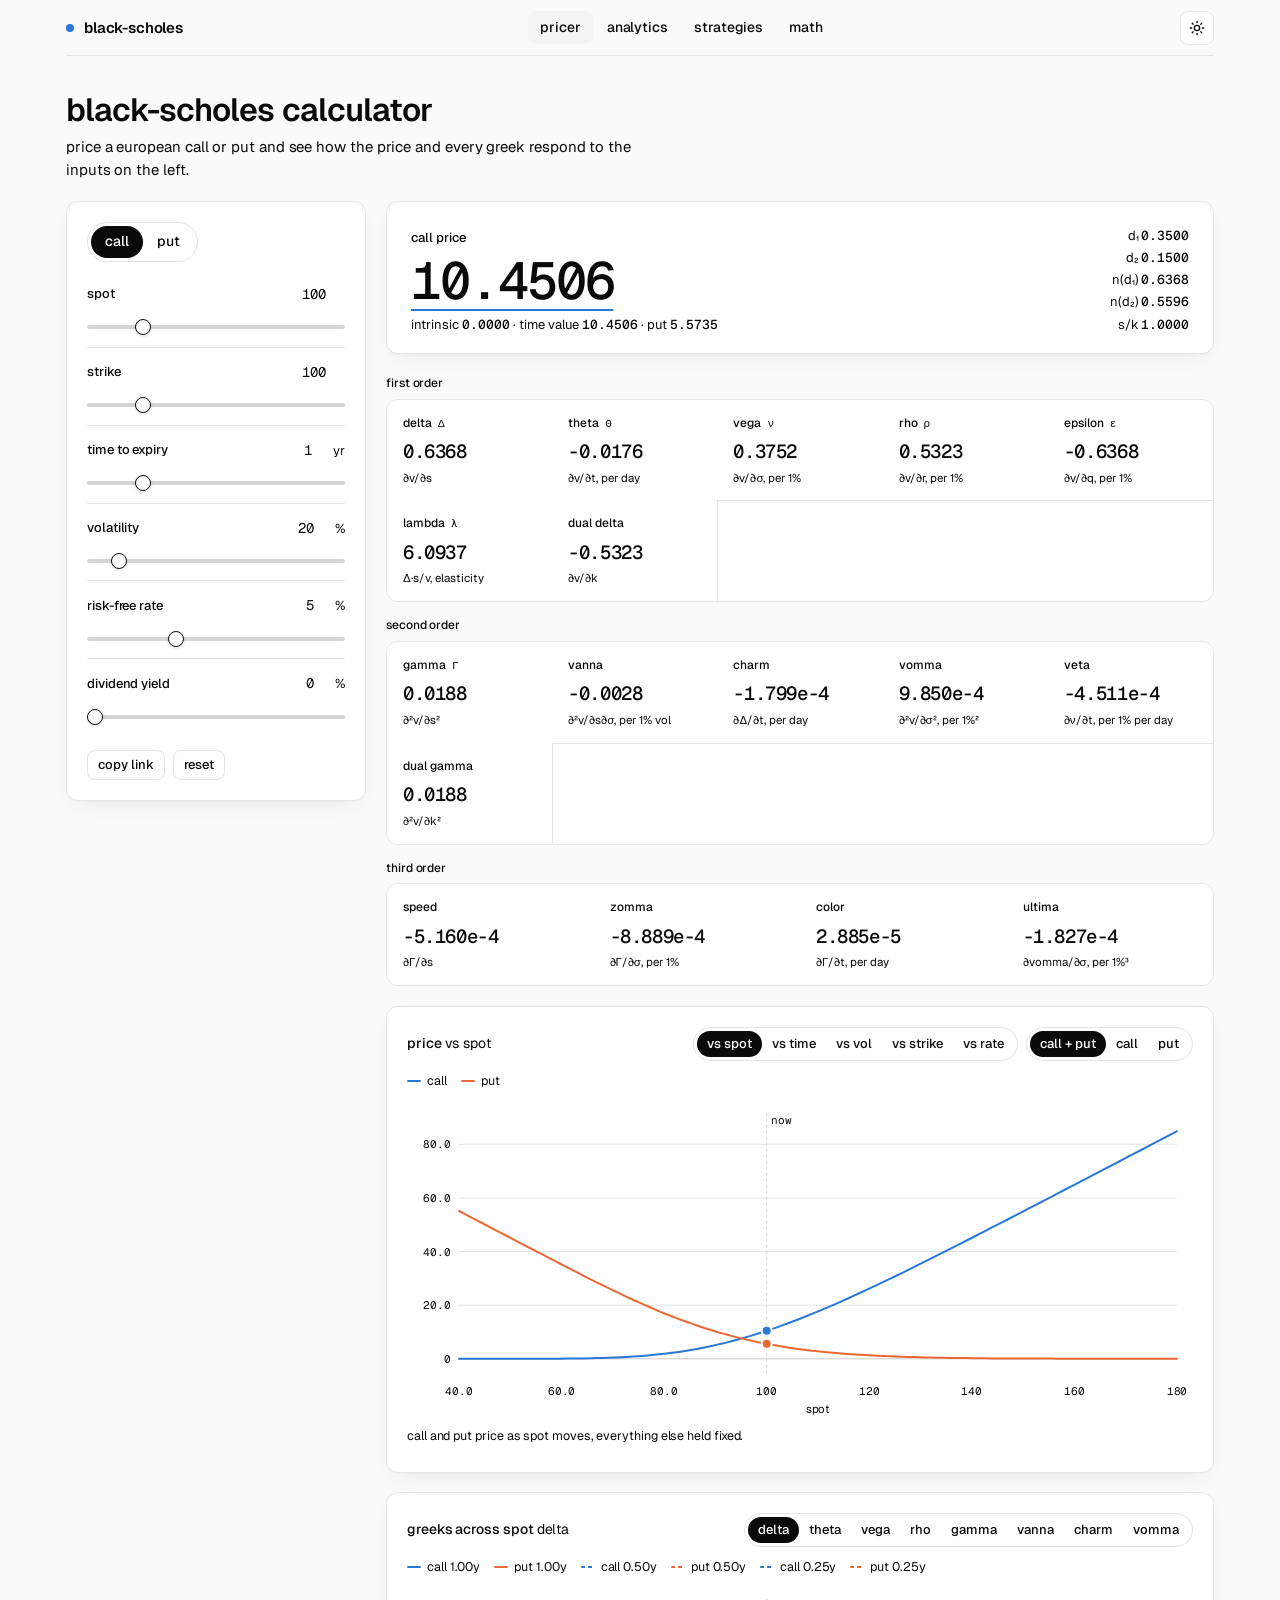
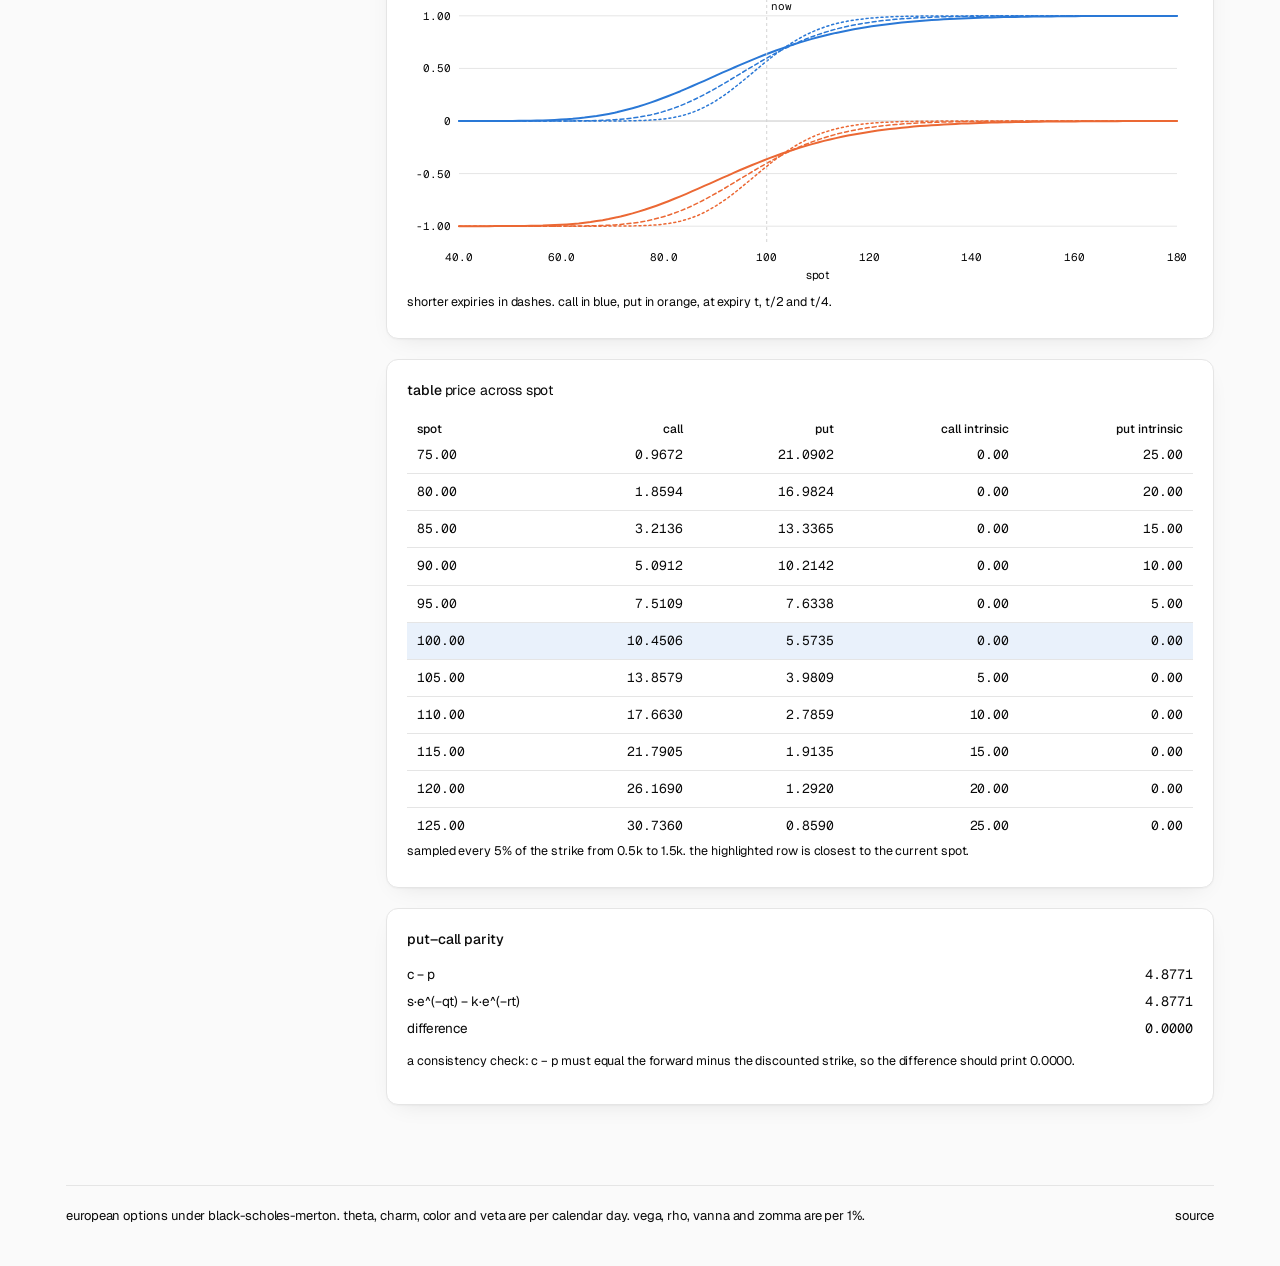
<file: web/index.html>
<!doctype html><html lang="en"><head>
<meta charset="utf-8"><meta name="viewport" content="width=device-width, initial-scale=1">
<title>Black-Scholes</title>
<meta name="description" content="Price European options and see every Greek move as you change the inputs.">
<link rel="icon" href="data:image/svg+xml,<svg xmlns='http://www.w3.org/2000/svg' viewBox='0 0 100 100'><text y='.9em' font-size='90'>σ</text></svg>">
<link rel="preconnect" href="https://fonts.googleapis.com">
<link href="https://fonts.googleapis.com/css2?family=Geist:wght@400;500;600&family=Geist+Mono:wght@400;500&display=swap" rel="stylesheet">
<link rel="stylesheet" href="assets/style.css">
<style>
.hero .pick{background:none;border:0;padding:0;font:inherit;color:inherit;text-align:left;cursor:pointer;border-radius:8px}
.hero .pick[aria-pressed="true"] .value{text-decoration:underline;text-decoration-color:var(--s1);text-decoration-thickness:2px;text-underline-offset:10px}
.hero .side div{margin-top:2px}
.panel-actions{display:flex;gap:8px;margin-top:14px}
.group-title{font-size:12px;color:var(--text-3);font-weight:500;margin:0 0 6px}
.group+.group{margin-top:14px}
.chart-card{padding:20px 20px 14px}
.chart-card .note{margin-top:10px}
</style>
</head><body><div class="wrap">
  <section class="page-head"><h1>Black-Scholes calculator</h1><p>Price a European call or put and see how the price and every Greek respond to the inputs on the left.</p></section>
  <main class="layout">
    <aside class="card pad sticky" id="inputs">
      <div id="kind"></div>
      <div id="fields" style="margin-top:8px"></div>
      <div class="panel-actions"><button class="btn sm" id="share">Copy link</button><button class="btn sm" id="reset">Reset</button></div>
    </aside>
    <div class="stack">
      <section class="card hero">
        <button class="pick" id="pick-price" aria-pressed="true">
          <div class="label" id="price-label">Call price</div>
          <div class="value mono" id="price"></div>
          <div class="sub" id="price-sub"></div>
        </button>
        <div class="side" id="side"></div>
      </section>

      <section id="greeks"></section>

      <section class="card chart-card">
        <div class="card-head">
          <div class="card-title" id="main-title"></div>
          <div style="display:flex;gap:8px;flex-wrap:wrap">
            <div class="seg sm" id="axis" role="group" aria-label="x axis"></div>
            <div class="seg sm" id="overlay" role="group" aria-label="series"></div>
          </div>
        </div>
        <div id="main-chart"></div>
        <p class="note" id="main-note"></p>
      </section>

      <section class="card chart-card">
        <div class="card-head">
          <div class="card-title">Greeks across spot <span id="greek-sub"></span></div>
          <div class="seg sm" id="greek-pick" role="group" aria-label="Greek"></div>
        </div>
        <div id="greek-chart"></div>
        <p class="note">Shorter expiries in dashes. Call in blue, put in orange, at expiry T, T/2 and T/4.</p>
      </section>

      <section class="card chart-card">
        <div class="card-head"><div class="card-title">Table <span id="table-sub"></span></div></div>
        <div class="scroll" id="table"></div>
        <p class="note">Sampled every 5% of the strike from 0.5K to 1.5K. The highlighted row is closest to the current spot.</p>
      </section>

      <section class="card pad">
        <div class="card-head"><div class="card-title">Put–call parity</div></div>
        <dl class="kv" id="parity"></dl>
        <p class="note" style="margin-top:10px">A consistency check: C − P must equal the forward minus the discounted strike, so the difference should print 0.0000.</p>
      </section>
    </div>
  </main>
</div>
<script src="assets/bs.js"></script><script src="assets/chart.js"></script><script src="assets/ui.js"></script>
<script>
UI.nav('index');
const state = UI.loadState();
const view = { metric: 'price', axis: 'S', overlay: 'both', greek: 'delta' };

const AXES = [
  { id: 'S', label: 'vs spot',   word: 'spot',   range: s => [0.4 * s.K, 1.8 * s.K],         fmt: Chart.short },
  { id: 'T', label: 'vs time',   word: 'time',   range: s => [0.01, Math.max(3, s.T)],       fmt: x => Chart.short(x) + 'y' },
  { id: 'v', label: 'vs vol',    word: 'vol',    range: () => [0.02, 1.2],                   fmt: x => UI.pct(x, 0) },
  { id: 'K', label: 'vs strike', word: 'strike', range: s => [0.4 * s.S, 1.8 * s.S],         fmt: Chart.short },
  { id: 'r', label: 'vs rate',   word: 'rate',   range: () => [-0.05, 0.25],                 fmt: x => UI.pct(x, 0) },
];
const OVERLAYS = [['both', 'Call + Put'], ['call', 'Call'], ['put', 'Put']];
const CHART_GREEKS = ['delta', 'theta', 'vega', 'rho', 'gamma', 'vanna', 'charm', 'vomma'];
const DASH = [undefined, '4 3', '2 3'];

const $ = id => document.getElementById(id);
const fmtV = v => Number.isFinite(v) && v !== 0 && Math.abs(v) < 1e-3 ? v.toExponential(3) : UI.fmt(v, 4);
const metricName = id => BS.metricById(id).name;
const valueAt = (o, kind, id) => BS.metric(BS.price(o, kind), id);
const range = (lo, hi, n) => Array.from({ length: n }, (_, i) => lo + (hi - lo) * i / (n - 1));

function seg(el, items, current, onPick) {
  el.innerHTML = items.map(([id, label]) => `<button data-id="${id}" aria-pressed="${id === current}">${label}</button>`).join('');
  el.querySelectorAll('button').forEach(b => b.onclick = () => onPick(b.dataset.id));
}
function syncSeg(el, current) { el.querySelectorAll('button').forEach(b => b.setAttribute('aria-pressed', b.dataset.id === current)); }

function buildGreekTiles() {
  const groups = [[1, 'First order'], [2, 'Second order'], [3, 'Third order']];
  $('greeks').innerHTML = groups.map(([order, title]) => `<div class="group"><p class="group-title">${title}</p><div class="tiles">${
    BS.GREEKS.filter(g => g.order === order).map(g => `<button class="tile" data-id="${g.id}" aria-pressed="false"><div class="k">${g.name}${g.sym ? `<i>${g.sym}</i>` : ''}</div><div class="v mono" id="tile-${g.id}"></div><div class="d">${g.desc}</div></button>`).join('')
  }</div></div>`).join('');
  $('greeks').querySelectorAll('.tile').forEach(t => t.onclick = () => pickMetric(t.dataset.id));
  $('pick-price').onclick = () => pickMetric('price');
}
function pickMetric(id) {
  view.metric = id;
  $('pick-price').setAttribute('aria-pressed', id === 'price');
  $('greeks').querySelectorAll('.tile').forEach(t => t.setAttribute('aria-pressed', t.dataset.id === id));
  render();
}

function chartMain(o) {
  const axis = AXES.find(a => a.id === view.axis), [lo, hi] = axis.range(state);
  const kinds = view.overlay === 'both' ? ['call', 'put'] : [view.overlay];
  const xs = range(lo, hi, 121);
  const series = kinds.map(k => ({ name: k === 'call' ? 'Call' : 'Put', color: Chart.color(k === 'call' ? 0 : 1),
    points: xs.map(x => [x, valueAt({ ...o, [axis.id]: x }, k, view.metric)]) }));
  const cur = o[axis.id];
  const markers = kinds.map(k => ({ x: cur, y: valueAt(o, k, view.metric), color: Chart.color(k === 'call' ? 0 : 1) }));
  Chart.line($('main-chart'), { series, x: { label: axis.word[0].toUpperCase() + axis.word.slice(1), fmt: axis.fmt }, y: { fmt: Chart.short },
    vlines: [{ x: cur, label: 'now' }], markers, legend: true, height: 320 });
  const who = view.overlay === 'both' ? 'Call and put' : view.overlay === 'call' ? 'Call' : 'Put';
  $('main-title').innerHTML = `${metricName(view.metric)} <span>${axis.label}</span>`;
  $('main-note').textContent = `${who} ${metricName(view.metric).toLowerCase()} as ${axis.word} moves, everything else held fixed.`;
}

function chartGreeks(o) {
  const xs = range(0.4 * o.K, 1.8 * o.K, 121), series = [];
  [1, 0.5, 0.25].forEach((f, i) => {
    const T = o.T * f, tag = `${UI.fmt(T, 2)}y`;
    [['call', 'Call'], ['put', 'Put']].forEach(([k, name], j) => series.push({
      name: `${name} ${tag}`, color: Chart.color(j), dash: DASH[i], width: i ? 1.5 : 2,
      points: xs.map(x => [x, valueAt({ ...o, S: x, T }, k, view.greek)]),
    }));
  });
  Chart.line($('greek-chart'), { series, x: { label: 'Spot', fmt: Chart.short }, y: { fmt: Chart.short },
    vlines: [{ x: o.S, label: 'now' }], legend: true, height: 300 });
  $('greek-sub').textContent = metricName(view.greek).toLowerCase();
}

function tableSpot(o) {
  const rows = range(0.5 * o.K, 1.5 * o.K, 21).map(S => ({
    S, call: valueAt({ ...o, S }, 'call', view.metric), put: valueAt({ ...o, S }, 'put', view.metric),
    ci: Math.max(S - o.K, 0), pi: Math.max(o.K - S, 0),
  }));
  const nearest = rows.reduce((a, b) => Math.abs(b.S - o.S) < Math.abs(a.S - o.S) ? b : a);
  const label = view.metric === 'price' ? '' : ' ' + metricName(view.metric).toLowerCase();
  Chart.table($('table'), {
    columns: [{ key: 'S', label: 'Spot', fmt: v => UI.fmt(v, 2) }, { key: 'call', label: 'Call' + label, fmt: fmtV }, { key: 'put', label: 'Put' + label, fmt: fmtV },
      { key: 'ci', label: 'Call intrinsic', fmt: v => UI.fmt(v, 2) }, { key: 'pi', label: 'Put intrinsic', fmt: v => UI.fmt(v, 2) }],
    rows, highlight: r => r === nearest,
  });
  $('table-sub').textContent = `${metricName(view.metric).toLowerCase()} across spot`;
  const hl = $('table').querySelector('tr.hl');
  if (hl) $('table').scrollTop = hl.offsetTop - $('table').clientHeight / 2;
}

function render() {
  const o = UI.inputsOf(state), call = BS.price(o, 'call'), put = BS.price(o, 'put');
  const mine = state.kind === 'call' ? call : put, other = state.kind === 'call' ? put : call;
  const intrinsic = state.kind === 'call' ? Math.max(o.S - o.K, 0) : Math.max(o.K - o.S, 0);
  $('price-label').textContent = state.kind === 'call' ? 'Call price' : 'Put price';
  UI.animateNumber($('price'), mine.price, v => UI.money(v, 4));
  $('price-sub').innerHTML = `intrinsic <b class="mono">${UI.fmt(intrinsic, 4)}</b> · time value <b class="mono">${UI.fmt(mine.price - intrinsic, 4)}</b> · ${state.kind === 'call' ? 'put' : 'call'} <b class="mono">${UI.fmt(other.price, 4)}</b>`;
  $('side').innerHTML = [['d₁', mine.d1], ['d₂', mine.d2], ['N(d₁)', BS.cdf(mine.d1)], ['N(d₂)', BS.cdf(mine.d2)], ['S/K', o.S / o.K]]
    .map(([k, v]) => `<div>${k} <b class="mono">${UI.fmt(v, 4)}</b></div>`).join('');
  for (const g of BS.GREEKS) $('tile-' + g.id).textContent = fmtV(BS.metric(mine, g.id));

  chartMain(o); chartGreeks(o); tableSpot(o);

  const fwd = o.S * Math.exp(-o.q * o.T) - o.K * Math.exp(-o.r * o.T);
  $('parity').innerHTML = [['C − P', call.price - put.price], ['S·e^(−qT) − K·e^(−rT)', fwd], ['Difference', call.price - put.price - fwd]]
    .map(([k, v]) => `<dt>${k}</dt><dd class="mono">${UI.fmt(v, 4)}</dd>`).join('');
  UI.saveState(state);
}

const kindToggle = UI.kindToggle($('kind'), state, render);
const fields = UI.inputs($('fields'), state, render);
$('share').onclick = UI.shareLink;
$('reset').onclick = () => { for (const id in UI.DEFAULTS) fields.set(id, UI.DEFAULTS[id]); state.kind = 'call'; kindToggle.sync(); render(); };
seg($('axis'), AXES.map(a => [a.id, a.label]), view.axis, id => { view.axis = id; syncSeg($('axis'), id); render(); });
seg($('overlay'), OVERLAYS, view.overlay, id => { view.overlay = id; syncSeg($('overlay'), id); render(); });
seg($('greek-pick'), CHART_GREEKS.map(id => [id, metricName(id)]), view.greek, id => { view.greek = id; syncSeg($('greek-pick'), id); render(); });
buildGreekTiles();
render();
const redraw = UI.debounce(() => { const o = UI.inputsOf(state); chartMain(o); chartGreeks(o); }, 80);
addEventListener('resize', redraw);
addEventListener('themechange', redraw);
</script>
</body></html>
</file>
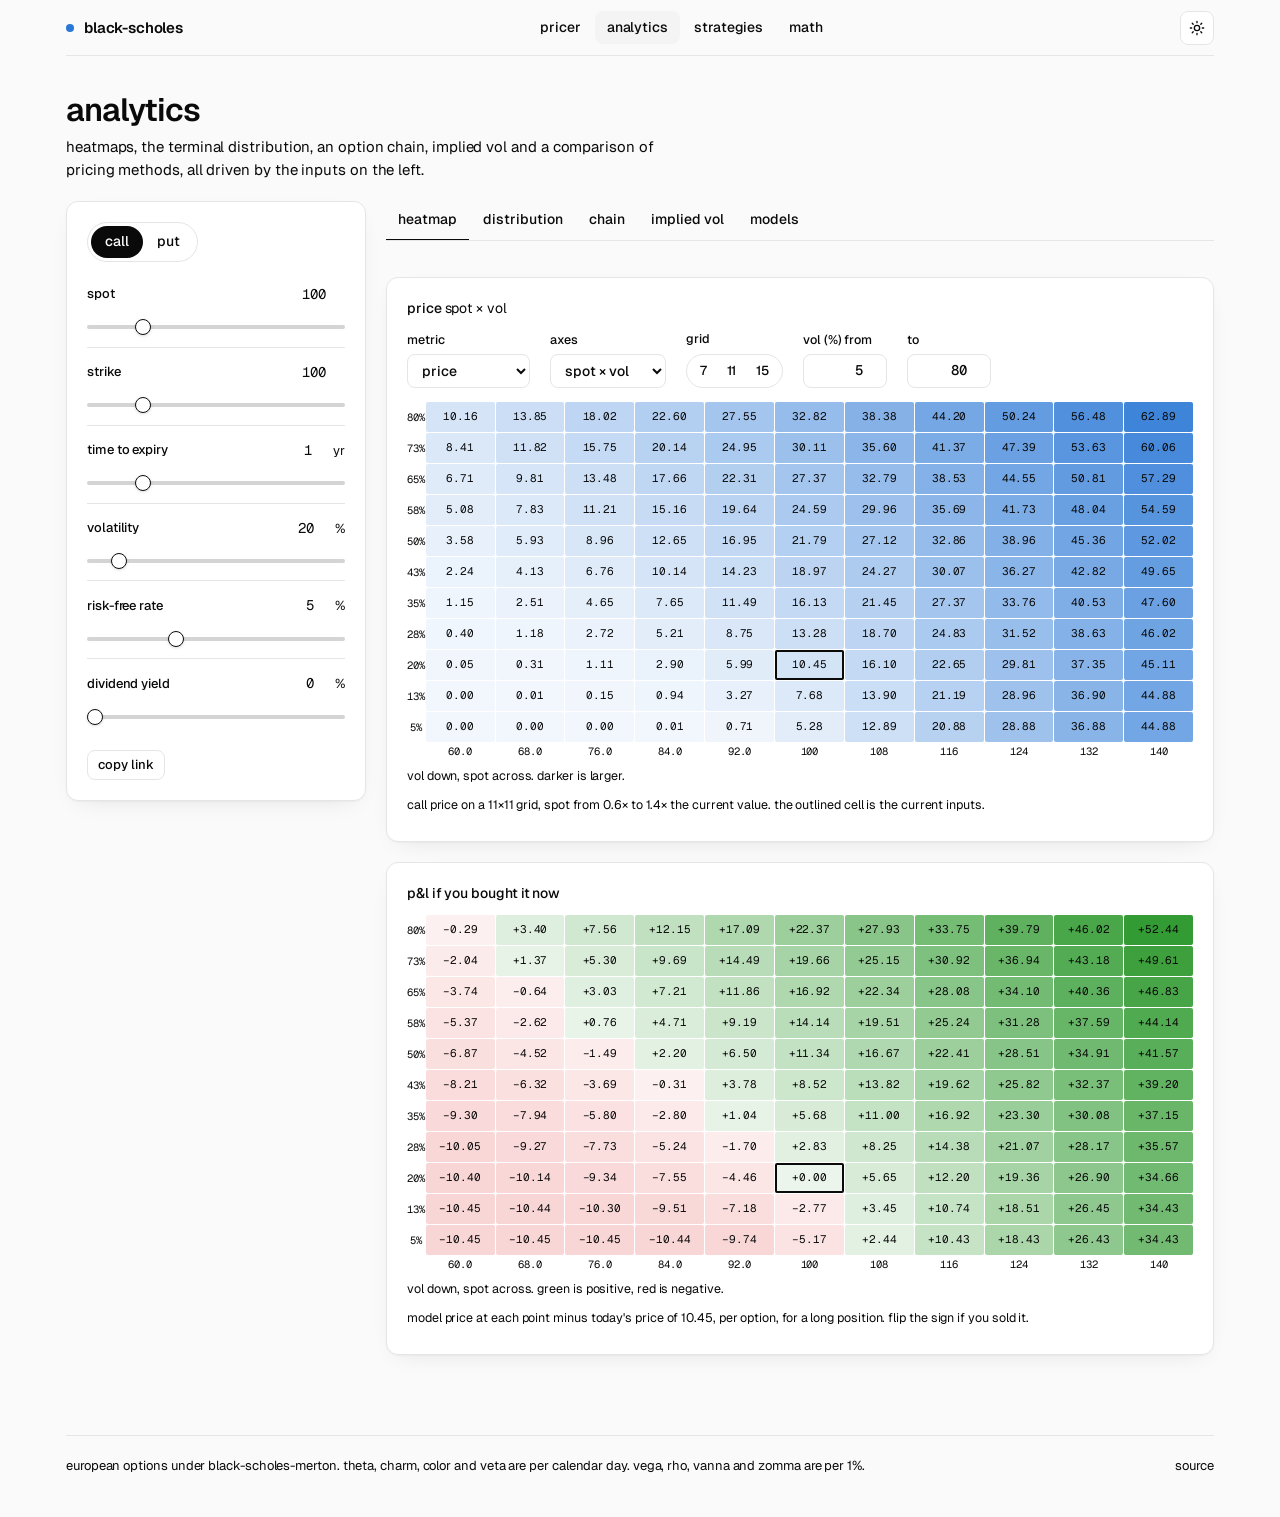
<file: web/analytics.html>
<!doctype html><html lang="en"><head>
<meta charset="utf-8"><meta name="viewport" content="width=device-width, initial-scale=1">
<title>Analytics · Black-Scholes</title>
<meta name="description" content="Heatmaps, the terminal distribution, an option chain, implied vol and a comparison of pricing methods.">
<link rel="icon" href="data:image/svg+xml,<svg xmlns='http://www.w3.org/2000/svg' viewBox='0 0 100 100'><text y='.9em' font-size='90'>σ</text></svg>">
<link rel="preconnect" href="https://fonts.googleapis.com">
<link href="https://fonts.googleapis.com/css2?family=Geist:wght@400;500;600&family=Geist+Mono:wght@400;500&display=swap" rel="stylesheet">
<link rel="stylesheet" href="assets/style.css">
<style>
[hidden]{display:none!important}
.panel-actions{display:flex;gap:8px;margin-top:14px}
.chart-card{padding:20px 20px 14px}
.chart-card .note{margin-top:10px}
.ctl{display:flex;gap:12px 20px;flex-wrap:wrap;align-items:flex-end;margin-bottom:14px}
.ctl label{display:flex;flex-direction:column;gap:5px;font-size:12.5px;color:var(--text-2);font-weight:500;min-width:0}
.ctl label.check{flex-direction:row;align-items:center;font-size:14px;padding-bottom:6px}
.ctl label.range{min-width:180px}
.ctl label.range b{color:var(--text);font-weight:500}
.ctl input[type=number]{width:84px}
.ctl select{max-width:180px}
.paths path{opacity:.35}
.smile{display:grid;grid-template-columns:repeat(auto-fit,minmax(96px,1fr));gap:10px;margin-bottom:14px}
.smile label{display:flex;flex-direction:column;gap:4px;font-size:12px;color:var(--text-2)}
.smile input{width:100%}
.hero .side div{margin-top:2px}
</style>
</head><body><div class="wrap">
  <section class="page-head"><h1>Analytics</h1><p>Heatmaps, the terminal distribution, an option chain, implied vol and a comparison of pricing methods, all driven by the inputs on the left.</p></section>
  <main class="layout">
    <aside class="card pad sticky" id="inputs">
      <div id="kind"></div>
      <div id="fields" style="margin-top:8px"></div>
      <div class="panel-actions"><button class="btn sm" id="share">Copy link</button></div>
    </aside>
    <div class="stack">
      <div class="tabs" id="tabs" role="tablist"></div>

      <div class="stack" data-panel="heat">
        <section class="card chart-card">
          <div class="card-head"><div class="card-title" id="heat-title">Heatmap</div></div>
          <div class="ctl">
            <label>Metric <select id="heat-metric"></select></label>
            <label>Axes <select id="heat-axes"></select></label>
            <label>Grid <span class="seg sm" id="heat-n" role="group" aria-label="Grid size"></span></label>
            <label><span id="heat-ylabel">Vol from</span> <input type="number" id="heat-ymin" step="1"></label>
            <label>to <input type="number" id="heat-ymax" step="1"></label>
          </div>
          <div id="heat1"></div>
          <p class="note" id="heat-note"></p>
        </section>
        <section class="card chart-card">
          <div class="card-head"><div class="card-title">P&amp;L if you bought it now</div></div>
          <div id="heat2"></div>
          <p class="note" id="heat2-note"></p>
        </section>
      </div>

      <div class="stack" data-panel="dist" hidden>
        <section class="card pad" id="dist-empty" hidden><p class="note">The distribution needs time to expiry and volatility above zero.</p></section>
        <div class="stack" id="dist-body">
          <div class="tiles" id="dist-tiles"></div>
          <section class="card chart-card">
            <div class="card-head"><div class="card-title">Where the spot ends up <span>risk-neutral density of S at expiry</span></div></div>
            <div id="dist-pdf"></div>
            <p class="note">Lognormal density implied by the inputs. Shaded bands are the 1σ and 2σ ranges. This is the pricing measure, not a forecast.</p>
          </section>
          <section class="card chart-card">
            <div class="card-head"><div class="card-title">Cumulative <span>P(S at expiry ≤ x)</span></div></div>
            <div id="dist-cdf"></div>
            <dl class="kv" id="dist-kv" style="margin-top:14px"></dl>
          </section>
        </div>
      </div>

      <div class="stack" data-panel="chain" hidden>
        <section class="card chart-card">
          <div class="card-head"><div class="card-title">Option chain <span id="chain-sub"></span></div><div class="seg sm" id="chain-w" role="group" aria-label="Strike range"></div></div>
          <div class="scroll" id="chain-table"></div>
          <p class="note">Strikes every 2.5% of spot. The highlighted row is the strike closest to spot. Theta is per day, vega per 1% of vol. Click a header to sort.</p>
        </section>
        <section class="card chart-card">
          <div class="card-head"><div class="card-title">Delta across strikes</div></div>
          <div id="chain-delta"></div>
          <p class="note">Call delta minus put delta is e^(−qT) at every strike, which is put–call parity in derivative form.</p>
        </section>
      </div>

      <div class="stack" data-panel="iv" hidden>
        <section class="card pad" id="iv-empty" hidden><p class="note">Implied vol needs time to expiry above zero.</p></section>
        <div class="stack" id="iv-body">
          <section class="card chart-card">
            <div class="ctl" style="margin-bottom:0">
              <label>Market price <input type="number" id="iv-market" step="0.01" min="0"></label>
              <button class="btn sm" id="iv-reset" style="margin-bottom:1px">Use model price</button>
            </div>
          </section>
          <section class="card hero">
            <div><div class="label">Implied volatility</div><div class="value mono" id="iv-val">—</div><div class="sub" id="iv-sub"></div></div>
            <div class="side" id="iv-side"></div>
          </section>
          <section class="card pad" id="iv-fail" hidden><p class="note" id="iv-reason"></p></section>
          <section class="card chart-card" id="iv-iter-card">
            <div class="card-head"><div class="card-title">Newton iterations</div></div>
            <div class="scroll" id="iv-iter"></div>
            <p class="note">Each step moves σ by error ÷ vega and falls back to bisection when Newton would leave the bracket.</p>
          </section>
          <section class="card chart-card">
            <div class="card-head"><div class="card-title">Price vs vol</div></div>
            <div id="iv-curve"></div>
            <p class="note">Price rises monotonically with vol, so the market price picks out one vol where the curve crosses it.</p>
          </section>
          <section class="card chart-card">
            <div class="card-head"><div class="card-title">Vol smile <span>implied vol at five strikes</span></div></div>
            <div class="smile" id="smile-inputs"></div>
            <div id="smile-chart"></div>
            <p class="note">Defaults are model prices at 20% vol. A flat line means the market agrees with a single vol. Real markets don't.</p>
          </section>
        </div>
      </div>

      <div class="stack" data-panel="models" hidden>
        <section class="card pad" id="m-empty" hidden><p class="note">The numerical methods need time to expiry and volatility above zero.</p></section>
        <div class="stack" id="m-body">
          <section class="card chart-card">
            <div class="ctl" style="margin-bottom:0">
              <label class="range">Tree steps <b class="mono" id="m-steps-v">200</b><input type="range" id="m-steps" min="10" max="1000" step="10" value="200"></label>
              <label>MC paths <select id="m-npaths"><option value="5000">5k</option><option value="20000" selected>20k</option><option value="100000">100k</option></select></label>
              <label>Seed <input type="number" id="m-seed" value="7" step="1"></label>
              <label class="check"><input type="checkbox" id="m-am"> American exercise (tree)</label>
            </div>
          </section>
          <div class="tiles" id="m-tiles"></div>
          <section class="card chart-card">
            <div class="card-head"><div class="card-title">Binomial convergence</div></div>
            <div id="m-tree"></div>
            <p class="note">CRR price as the step count grows. The even/odd oscillation is real, not a bug: the strike sits at different places in the terminal lattice as the parity of the step count flips.</p>
          </section>
          <section class="card chart-card">
            <div class="card-head"><div class="card-title">Monte Carlo convergence</div></div>
            <div id="m-mc"></div>
            <p class="note">Running estimate from 16 paths on, with a 95% band (±1.96 standard errors). The error shrinks like 1/√n, so ten times more paths buys one more digit, roughly.</p>
          </section>
          <section class="card chart-card">
            <div class="card-head"><div class="card-title">Simulated spot at expiry</div></div>
            <div id="m-hist"></div>
            <p class="note">Histogram of the simulated terminal prices against the lognormal density the closed form assumes.</p>
          </section>
          <section class="card chart-card">
            <div class="card-head"><div class="card-title">Sample paths</div></div>
            <div id="m-paths" class="paths"></div>
            <p class="note">30 paths under the risk-neutral measure, drifting at r − q. These are pricing paths, not forecasts.</p>
          </section>
          <section class="card chart-card">
            <div class="card-head"><div class="card-title">PDE solution vs closed form</div></div>
            <div id="m-pde"></div>
            <p class="note">Crank–Nicolson on a 300×300 grid out to 4× the larger of S and K. Only 0.3K to 2K is shown.</p>
          </section>
        </div>
      </div>
    </div>
  </main>
</div>
<script src="assets/bs.js"></script><script src="assets/chart.js"></script><script src="assets/ui.js"></script>
<script>
UI.nav('analytics');
const state = UI.loadState();
const $ = id => document.getElementById(id);
const range = (lo, hi, n) => Array.from({ length: n }, (_, i) => lo + (hi - lo) * i / (n - 1));
const signed = (v, d) => (v < 0 ? '−' : '+') + UI.fmt(Math.abs(v), d);
const metricName = id => BS.metricById(id).name;

function seg(el, items, current, onPick) {
  el.innerHTML = items.map(([id, label]) => `<button data-id="${id}" aria-pressed="${id === current}">${label}</button>`).join('');
  el.querySelectorAll('button').forEach(b => b.onclick = () => { onPick(b.dataset.id); el.querySelectorAll('button').forEach(x => x.setAttribute('aria-pressed', x === b)); });
}

const TABS = [['heat', 'Heatmap'], ['dist', 'Distribution'], ['chain', 'Chain'], ['iv', 'Implied vol'], ['models', 'Models']];
let tab = 'heat';
try { tab = localStorage.getItem('bs-analytics-tab') || 'heat'; } catch {}
if (!TABS.some(t => t[0] === tab)) tab = 'heat';
$('tabs').innerHTML = TABS.map(t => `<button role="tab" data-tab="${t[0]}">${t[1]}</button>`).join('');
$('tabs').querySelectorAll('button').forEach(b => b.onclick = () => { tab = b.dataset.tab; try { localStorage.setItem('bs-analytics-tab', tab); } catch {} showTab(); });
function showTab() {
  $('tabs').querySelectorAll('button').forEach(b => { b.setAttribute('aria-selected', b.dataset.tab === tab); if (b.dataset.tab === tab) b.scrollIntoView({ block: 'nearest', inline: 'nearest' }); });
  document.querySelectorAll('[data-panel]').forEach(p => p.hidden = p.dataset.panel !== tab);
  render();
}

// ---------- Heatmap ----------
const AXES = {
  sv: { name: 'Spot × Vol', x: 'S', y: 'v', yDef: [0.05, 0.8], pct: true },
  st: { name: 'Spot × Time', x: 'S', y: 'T', yDef: [0.05, 2], pct: false },
  kv: { name: 'Strike × Vol', x: 'K', y: 'v', yDef: [0.05, 0.8], pct: true },
  sr: { name: 'Spot × Rate', x: 'S', y: 'r', yDef: [-0.02, 0.15], pct: true },
};
const AXIS_LABEL = { S: 'Spot', K: 'Strike', v: 'Vol', T: 'Time', r: 'Rate' };
const heat = { metric: 'price', axes: 'sv', n: 11, ymin: 0.05, ymax: 0.8 };
$('heat-metric').innerHTML = BS.METRICS.map(m => `<option value="${m.id}">${m.name}</option>`).join('');
$('heat-axes').innerHTML = Object.entries(AXES).map(([id, a]) => `<option value="${id}">${a.name}</option>`).join('');
$('heat-metric').onchange = e => { heat.metric = e.target.value; render(); };
$('heat-axes').onchange = e => { heat.axes = e.target.value; setHeatRange(AXES[heat.axes].yDef); render(); };
seg($('heat-n'), [[7, '7'], [11, '11'], [15, '15']], String(heat.n), id => { heat.n = +id; render(); });
function setHeatRange([lo, hi]) {
  const a = AXES[heat.axes]; heat.ymin = lo; heat.ymax = hi;
  $('heat-ylabel').textContent = AXIS_LABEL[a.y] + (a.pct ? ' (%) from' : ' (yr) from');
  $('heat-ymin').value = a.pct ? +(lo * 100).toFixed(4) : lo; $('heat-ymax').value = a.pct ? +(hi * 100).toFixed(4) : hi;
  $('heat-ymin').step = $('heat-ymax').step = a.pct ? 1 : 0.05;
}
['heat-ymin', 'heat-ymax'].forEach(id => $(id).oninput = e => {
  const raw = parseFloat(e.target.value); if (!Number.isFinite(raw)) return;
  heat[id === 'heat-ymin' ? 'ymin' : 'ymax'] = AXES[heat.axes].pct ? raw / 100 : raw; render();
});
setHeatRange(AXES.sv.yDef);

function renderHeat(o, kind, res) {
  const a = AXES[heat.axes], n = heat.n, base = o[a.x];
  const xs = range(0.6 * base, 1.4 * base, n); xs[(n - 1) / 2] = base;
  let [lo, hi] = [Math.min(heat.ymin, heat.ymax), Math.max(heat.ymin, heat.ymax)];
  if (hi - lo < 1e-9) hi = lo + (a.pct ? 0.01 : 0.05);
  const ys = range(lo, hi, n), cy = o[a.y];
  let mark = { x: base, y: NaN };
  if (cy >= lo && cy <= hi) { let j = 0; ys.forEach((y, i) => { if (Math.abs(y - cy) < Math.abs(ys[j] - cy)) j = i; }); ys[j] = cy; mark.y = cy; }
  const at = (x, y) => BS.price({ ...o, [a.x]: x, [a.y]: y }, kind);
  const z = ys.map(y => xs.map(x => BS.metric(at(x, y), heat.metric)));
  const flat = z.flat().filter(Number.isFinite), zmin = Math.min(...flat), zmax = Math.max(...flat);
  const isPrice = heat.metric === 'price';
  const digits = isPrice ? 2 : Math.max(...flat.map(Math.abs)) < 0.01 ? 5 : 4;
  const cellW = ($('heat1').clientWidth - 44) / n, showValues = cellW >= (isPrice ? 34 : 46);
  const labelled = new Set(xs.filter((_, i) => cellW >= 40 || i % 2 === 0));
  const xFmt = v => labelled.has(v) ? Chart.short(v) : '';
  const yFmt = a.pct ? v => UI.pct(v, a.y === 'r' ? 1 : 0) : v => UI.fmt(v, 2);
  const common = { xs, ys, xFmt, yFmt, xLabel: AXIS_LABEL[a.x], yLabel: AXIS_LABEL[a.y], mark, showValues };
  Chart.heatmap($('heat1'), { ...common, z, zFmt: v => UI.fmt(v, digits), diverging: zmin < 0 && zmax > 0 });
  $('heat-title').innerHTML = `${metricName(heat.metric)} <span>${a.name.toLowerCase()}</span>`;
  $('heat-note').textContent = `${kind === 'call' ? 'Call' : 'Put'} ${metricName(heat.metric).toLowerCase()} on a ${n}×${n} grid, ${AXIS_LABEL[a.x].toLowerCase()} from 0.6× to 1.4× the current value. The outlined cell is the current inputs.` + (showValues ? '' : ' Hover a cell for its value.');
  const z2 = ys.map(y => xs.map(x => at(x, y).price - res.price));
  Chart.heatmap($('heat2'), { ...common, z: z2, zFmt: v => signed(v, 2), diverging: true });
  $('heat2-note').textContent = `Model price at each point minus today's price of ${UI.money(res.price, 2)}, per option, for a long position. Flip the sign if you sold it.`;
}

// ---------- Distribution ----------
function renderDist(o, kind, res) {
  const p = BS.probabilities(o, kind);
  $('dist-empty').hidden = !!p; $('dist-body').hidden = !p;
  if (!p) return;
  const call = kind === 'call';
  const tiles = [
    ['P(ITM)', UI.pct(p.pITM, 1), call ? 'N(d₂): ends above K' : 'N(−d₂): ends below K'],
    ['P(touch)', UI.pct(p.pTouch, 1), 'trades through K before expiry'],
    ['1σ move', '±' + UI.money(p.expectedMove, 2), '±' + UI.pct(p.expectedMove / o.S, 1) + ', S·σ·√T'],
    ['Breakeven', UI.money(p.breakeven, 2), call ? 'K + premium' : 'K − premium'],
    ['P(profit)', UI.pct(p.pProfit, 1), 'long one option, held to expiry'],
    ['|Δ| as probability', UI.pct(p.deltaAsProb, 1), 'the trader\'s rough proxy for P(ITM)'],
  ];
  $('dist-tiles').innerHTML = tiles.map(([k, v, d]) => `<div class="tile"><div class="k">${k}</div><div class="v mono">${v}</div><div class="d">${d}</div></div>`).join('');
  const xs = range(0.3 * o.S, 2.2 * o.S, 241);
  const vlines = [{ x: o.S, label: 'S' }, { x: o.K, label: 'K', color: 'var(--s2)' }, { x: p.breakeven, label: 'BE', color: 'var(--s3)' }];
  const bands = [{ x0: p.range2[0], x1: p.range2[1], label: '2σ' }, { x0: p.range1[0], x1: p.range1[1], label: '1σ' }];
  Chart.line($('dist-pdf'), { series: [{ name: 'Density', points: xs.map(x => [x, p.density(x)]), area: 'zero' }],
    x: { label: 'Spot at expiry', fmt: Chart.short }, y: { fmt: v => v.toPrecision(2), tipFmt: v => v.toExponential(3) }, vlines, bands, height: 280 });
  Chart.line($('dist-cdf'), { series: [{ name: 'P(S ≤ x)', points: xs.map(x => [x, p.cdf(x)]) }],
    x: { label: 'Spot at expiry', fmt: Chart.short }, y: { fmt: v => UI.pct(v, 0), tipFmt: v => UI.pct(v, 2), domain: [0, 1] },
    vlines: vlines.slice(0, 2), hlines: [{ y: 0.5, label: '50%' }], height: 240 });
  const kv = [['Median S at expiry', UI.money(p.median, 2)], ['Mean S at expiry (forward)', UI.money(p.mean, 2)],
    ['1σ range', `${UI.money(p.range1[0], 2)} – ${UI.money(p.range1[1], 2)}`], ['2σ range', `${UI.money(p.range2[0], 2)} – ${UI.money(p.range2[1], 2)}`],
    ['d₁', UI.fmt(p.d1, 4)], ['d₂', UI.fmt(p.d2, 4)]];
  $('dist-kv').innerHTML = kv.map(([k, v]) => `<dt>${k}</dt><dd class="mono">${v}</dd>`).join('');
}

// ---------- Chain ----------
const chain = { w: 0.3 };
seg($('chain-w'), [[0.15, '±15%'], [0.3, '±30%'], [0.5, '±50%']], String(chain.w), id => { chain.w = +id; render(); });
function renderChain(o, kind, res) {
  const S = o.S, rnd = S >= 20 ? 0.5 : 0.1, m = Math.round(chain.w / 0.025);
  const strikes = [];
  for (let i = -m; i <= m; i++) { const K = +(Math.round(S * (1 + i * 0.025) / rnd) * rnd).toFixed(2); if (K > 0 && !strikes.includes(K)) strikes.push(K); }
  const rows = strikes.map(K => {
    const c = BS.price({ ...o, K }, 'call'), p = BS.price({ ...o, K }, 'put');
    return { K, m: S / K, cp: c.price, cd: c.delta, cg: c.gamma, ct: BS.metric(c, 'theta'), cv: BS.metric(c, 'vega'), pp: p.price, pd: p.delta, pt: BS.metric(p, 'theta'), pv: BS.metric(p, 'vega') };
  });
  const atm = rows.reduce((a, b) => Math.abs(b.K - S) < Math.abs(a.K - S) ? b : a);
  const f2 = v => UI.fmt(v, 2), f4 = v => UI.fmt(v, 4);
  Chart.table($('chain-table'), {
    columns: [{ key: 'K', label: 'Strike', fmt: f2 }, { key: 'm', label: 'S/K', fmt: v => UI.fmt(v, 3) },
      { key: 'cp', label: 'Call', fmt: f4 }, { key: 'cd', label: 'Call Δ', fmt: f4 }, { key: 'cg', label: 'Call Γ', fmt: f4 }, { key: 'ct', label: 'Call Θ/day', fmt: f4 }, { key: 'cv', label: 'Call ν', fmt: f4 },
      { key: 'pp', label: 'Put', fmt: f4 }, { key: 'pd', label: 'Put Δ', fmt: f4 }, { key: 'pt', label: 'Put Θ/day', fmt: f4 }, { key: 'pv', label: 'Put ν', fmt: f4 }],
    rows, highlight: r => r === atm, sortable: true,
  });
  $('chain-sub').textContent = `${rows.length} strikes, ${UI.fmt(o.T, 2)}y, ${UI.pct(o.v, 1)} vol`;
  Chart.line($('chain-delta'), {
    series: [{ name: 'Call Δ', points: rows.map(r => [r.K, r.cd]), color: Chart.color(0) }, { name: 'Put Δ', points: rows.map(r => [r.K, r.pd]), color: Chart.color(1) }],
    x: { label: 'Strike', fmt: Chart.short }, y: { fmt: v => UI.fmt(v, 2), tipFmt: v => UI.fmt(v, 4) }, vlines: [{ x: S, label: 'S' }], legend: true, height: 260,
  });
}

// ---------- Implied vol ----------
const iv = { touched: false, market: NaN, sig: '', smile: [] };
$('iv-market').oninput = e => { const v = parseFloat(e.target.value); if (!Number.isFinite(v)) return; iv.touched = true; iv.market = v; render(); };
$('iv-reset').onclick = () => { iv.touched = false; render(); };
function renderIV(o, kind, res) {
  $('iv-empty').hidden = o.T > 0; $('iv-body').hidden = !(o.T > 0);
  if (!(o.T > 0)) return;
  if (!iv.touched) { iv.market = +res.price.toFixed(2); $('iv-market').value = iv.market; }
  const sol = BS.impliedVol(o, kind, iv.market);
  const solved = sol.ok ? BS.price({ ...o, v: sol.vol }, kind) : null;
  $('iv-val').textContent = sol.ok ? UI.pct(sol.vol, 2) : '—';
  $('iv-sub').innerHTML = sol.ok ? `market <b class="mono">${UI.money(iv.market, 2)}</b> · model at that vol <b class="mono">${UI.fmt(solved.price, 4)}</b> · <b class="mono">${sol.iterations.length}</b> iterations` : 'no solution';
  $('iv-side').innerHTML = [['input vol', UI.pct(o.v, 2)], ['model price', UI.fmt(res.price, 4)], ['vega at solution', solved ? UI.fmt(BS.metric(solved, 'vega'), 4) : '—']]
    .map(([k, v]) => `<div>${k} <b class="mono">${v}</b></div>`).join('');
  $('iv-fail').hidden = sol.ok; $('iv-iter-card').hidden = !sol.ok;
  if (!sol.ok) $('iv-reason').textContent = `No implied vol: the market price is ${sol.reason}. ${sol.reason === 'below intrinsic' ? 'No positive vol can produce a price below the discounted intrinsic value.' : 'Even at 500% vol the model gives less than that.'}`;
  else Chart.table($('iv-iter'), {
    columns: [{ key: 'i', label: 'Step' }, { key: 'sigma', label: 'σ', fmt: v => UI.pct(v, 4) }, { key: 'price', label: 'Model price', fmt: v => UI.fmt(v, 6) },
      { key: 'diff', label: 'Error', fmt: v => (v < 0 ? '−' : '') + Math.abs(v).toExponential(2), cls: v => v < 0 ? 'neg' : 'pos' }, { key: 'vega', label: 'Vega (per 1.0)', fmt: v => UI.fmt(v, 4) }],
    rows: sol.iterations,
  });
  const vs = range(0.01, 1.5, 150);
  Chart.line($('iv-curve'), { series: [{ name: 'Model price', points: vs.map(v => [v, BS.price({ ...o, v }, kind).price]) }],
    x: { label: 'Vol', fmt: v => UI.pct(v, 0) }, y: { fmt: Chart.short, tipFmt: v => UI.fmt(v, 4) },
    hlines: [{ y: iv.market, label: 'market ' + UI.money(iv.market, 2) }], markers: sol.ok ? [{ x: sol.vol, y: iv.market, label: UI.pct(sol.vol, 1) }] : [], height: 280 });

  const mult = [0.8, 0.9, 1, 1.1, 1.2], strikes = mult.map(k => o.S * k), sig = [o.S, o.T, o.r, o.q, kind].join();
  if (sig !== iv.sig) {
    iv.sig = sig; iv.smile = strikes.map(K => +BS.price({ ...o, K, v: 0.2 }, kind).price.toFixed(2));
    $('smile-inputs').innerHTML = strikes.map((K, i) => `<label>K ${UI.money(K, 1)} <input type="number" step="0.01" min="0" data-i="${i}" value="${iv.smile[i]}"></label>`).join('');
    $('smile-inputs').querySelectorAll('input').forEach(inp => inp.oninput = () => { const v = parseFloat(inp.value); if (Number.isFinite(v)) { iv.smile[+inp.dataset.i] = v; render(); } });
  }
  const pts = strikes.map((K, i) => [K, BS.impliedVol({ ...o, K }, kind, iv.smile[i]).vol]).filter(p => Number.isFinite(p[1]));
  const ys = pts.map(p => p[1]), lo = Math.max(0, Math.min(...ys, o.v) - 0.05), hi = Math.max(...ys, o.v) + 0.05;
  Chart.line($('smile-chart'), { series: [{ name: 'Implied vol', points: pts, color: Chart.color(2) }], markers: pts.map(p => ({ x: p[0], y: p[1], color: Chart.color(2) })),
    x: { label: 'Strike', fmt: Chart.short }, y: { fmt: v => UI.pct(v, 0), tipFmt: v => UI.pct(v, 2), domain: pts.length ? [lo, hi] : undefined }, vlines: [{ x: o.S, label: 'S' }], height: 220 });
}

// ---------- Models ----------
const md = { steps: 200, paths: 20000, seed: 7, american: false, cache: null };
$('m-steps').oninput = e => { md.steps = +e.target.value; $('m-steps-v').textContent = md.steps; render(); };
$('m-npaths').onchange = e => { md.paths = +e.target.value; render(); };
$('m-seed').oninput = e => { const v = parseInt(e.target.value, 10); if (Number.isFinite(v)) { md.seed = v; render(); } };
$('m-am').onchange = e => { md.american = e.target.checked; render(); };
const computeModels = UI.debounce(() => {
  const o = UI.inputsOf(state), kind = state.kind, cf = BS.price(o, kind).price, N = md.steps;
  const sizes = [...new Set(range(0, Math.log(N), 60).map(l => Math.round(Math.exp(l))))];
  md.cache = {
    o, kind, cf, N,
    tree: BS.binomial(o, kind, N, md.american), euro: md.american ? BS.binomial(o, kind, N, false) : NaN,
    mc: BS.monteCarlo(o, kind, md.paths, md.seed), cn: BS.crankNicolson(o, kind, 300, 300),
    conv: sizes.map(n => [n, BS.binomial(o, kind, n, md.american)]),
    paths: BS.samplePaths(o, 30, 100, md.seed), prob: BS.probabilities(o, kind),
  };
  drawModels();
}, 150);
function renderModels(o, kind, res, redraw) {
  const ok = o.T > 0 && o.v > 0;
  $('m-empty').hidden = ok; $('m-body').hidden = !ok;
  if (!ok) return;
  if (redraw && md.cache) drawModels(); else computeModels();
}
function drawModels() {
  const c = md.cache, { cf, o, kind } = c, K = o.K;
  let tiles = `<div class="tile"><div class="k">Closed form</div><div class="v mono">${UI.fmt(cf, 4)}</div><div class="d">Black-Scholes, the reference</div></div>
    <div class="tile"><div class="k">Binomial${md.american ? ' <i>American</i>' : ''}</div><div class="v mono">${UI.fmt(c.tree, 4)}</div><div class="d">CRR, ${c.N} steps · ${signed(c.tree - cf, 4)}</div></div>
    <div class="tile"><div class="k">Monte Carlo</div><div class="v mono">${UI.fmt(c.mc.price, 4)}</div><div class="d">${Chart.short(md.paths)} paths, ± ${UI.fmt(c.mc.se, 4)} SE · ${signed(c.mc.price - cf, 4)}</div></div>
    <div class="tile"><div class="k">Crank–Nicolson</div><div class="v mono">${UI.fmt(c.cn.price, 4)}</div><div class="d">300×300 grid · ${signed(c.cn.price - cf, 4)}</div></div>`;
  if (md.american) tiles += `<div class="tile"><div class="k">Early exercise premium</div><div class="v mono">${UI.fmt(c.tree - c.euro, 4)}</div><div class="d">American − European, same tree</div></div>`;
  $('m-tiles').innerHTML = tiles;
  const logFmt = v => Chart.short(Math.pow(10, v));
  Chart.line($('m-tree'), { series: [{ name: 'Tree price', points: c.conv.map(([n, v]) => [Math.log10(n), v]) }],
    x: { label: 'Steps', fmt: logFmt }, y: { fmt: Chart.short, tipFmt: v => UI.fmt(v, 4), includeZero: false }, hlines: [{ y: cf, label: 'closed form' }], height: 260 });
  const conv = c.mc.conv.filter(p => p.n >= 16);
  Chart.line($('m-mc'), { series: [
      { name: 'Estimate', points: conv.map(p => [Math.log10(p.n), p.est]) },
      { name: '+1.96·SE', points: conv.map(p => [Math.log10(p.n), p.est + 1.96 * p.se]), dash: '4 3', color: Chart.color(3), width: 1.5 },
      { name: '−1.96·SE', points: conv.map(p => [Math.log10(p.n), p.est - 1.96 * p.se]), dash: '4 3', color: Chart.color(3), width: 1.5 }],
    x: { label: 'Paths', fmt: logFmt }, y: { fmt: Chart.short, tipFmt: v => UI.fmt(v, 4), includeZero: false }, hlines: [{ y: cf, label: 'closed form' }], legend: true, height: 260 });
  Chart.histogram($('m-hist'), { values: c.mc.terminal, bins: 60, xFmt: Chart.short, xLabel: 'Spot at expiry', overlay: c.prob ? c.prob.density : null, vlines: [{ x: K, label: 'K' }], height: 240 });
  const ps = c.paths;
  Chart.line($('m-paths'), { series: ps.paths.map((p, i) => ({ name: 'Path ' + (i + 1), points: p.map((s, j) => [ps.times[j], s]), width: 1, color: Chart.color(0) })),
    x: { label: 'Years', fmt: v => UI.fmt(v, 2) }, y: { fmt: Chart.short, includeZero: false }, hlines: [{ y: K, label: 'K' }], height: 280,
    tooltip: (x, rows) => { const ys = rows.map(r => r.y).filter(Number.isFinite).sort((a, b) => a - b); return `<div class="t">t = ${UI.fmt(x, 2)}y</div><div class="r"><span>Low</span><b>${UI.fmt(ys[0], 2)}</b></div><div class="r"><span>Median</span><b>${UI.fmt(ys[ys.length >> 1], 2)}</b></div><div class="r"><span>High</span><b>${UI.fmt(ys[ys.length - 1], 2)}</b></div>`; } });
  const idx = c.cn.grid.map((s, i) => i).filter(i => c.cn.grid[i] >= 0.3 * K && c.cn.grid[i] <= 2 * K);
  const pay = s => kind === 'call' ? Math.max(s - K, 0) : Math.max(K - s, 0);
  Chart.line($('m-pde'), { series: [
      { name: 'Crank–Nicolson', points: idx.map(i => [c.cn.grid[i], c.cn.values[i]]) },
      { name: 'Closed form', points: idx.map(i => [c.cn.grid[i], BS.price({ ...o, S: Math.max(c.cn.grid[i], 1e-9) }, kind).price]), dash: '4 3', color: Chart.color(1) },
      { name: 'Payoff at expiry', points: idx.map(i => [c.cn.grid[i], pay(c.cn.grid[i])]), width: 1, color: Chart.color(2) }],
    x: { label: 'Spot', fmt: Chart.short }, y: { fmt: Chart.short, tipFmt: v => UI.fmt(v, 4) }, vlines: [{ x: o.S, label: 'S' }], legend: true, height: 280 });
}

// ---------- Wiring ----------
const RENDER = { heat: renderHeat, dist: renderDist, chain: renderChain, iv: renderIV, models: renderModels };
function render(redraw = false) {
  const o = UI.inputsOf(state), res = BS.price(o, state.kind);
  RENDER[tab](o, state.kind, res, redraw);
}
function onChange() { UI.saveState(state); render(); }
UI.kindToggle($('kind'), state, onChange);
UI.inputs($('fields'), state, onChange);
$('share').onclick = UI.shareLink;
UI.saveState(state);
showTab();
const redraw = UI.debounce(() => render(true), 80);
addEventListener('resize', redraw);
addEventListener('themechange', () => render(true));
</script>
</body></html>
</file>
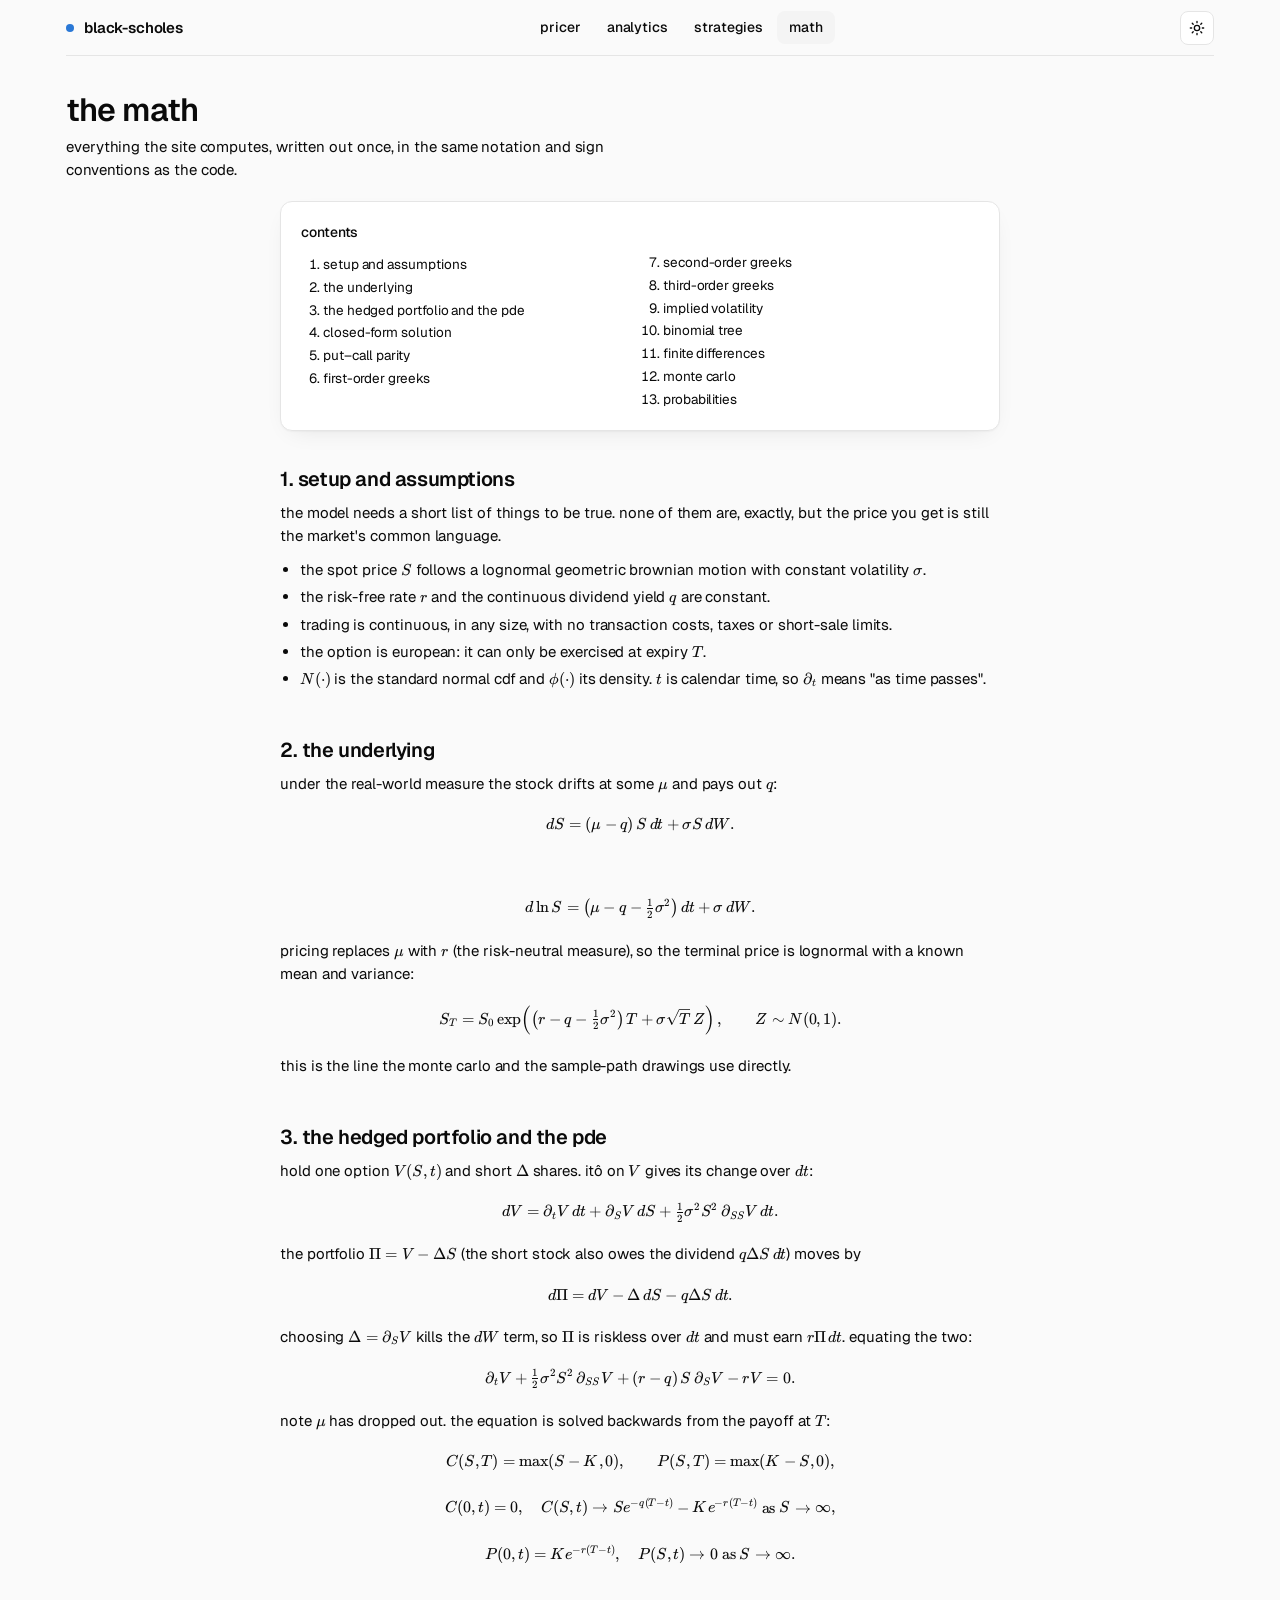
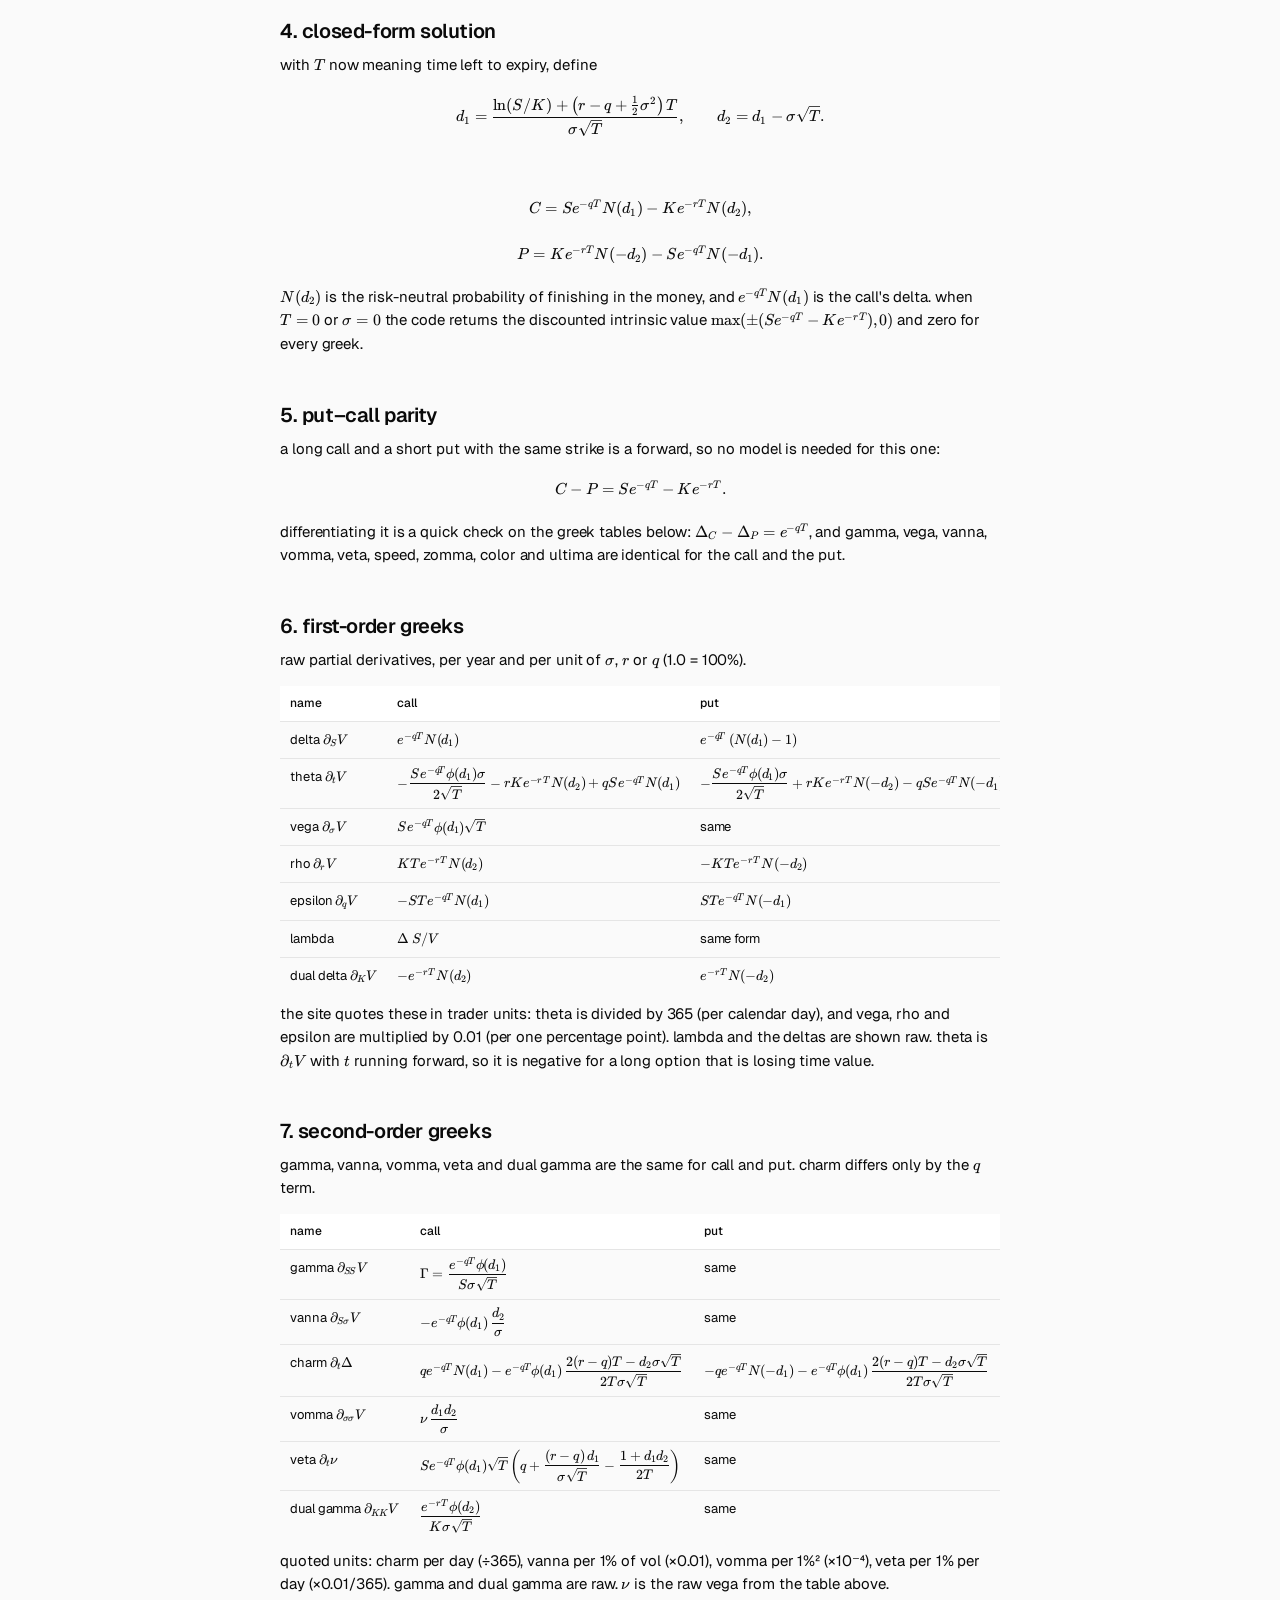
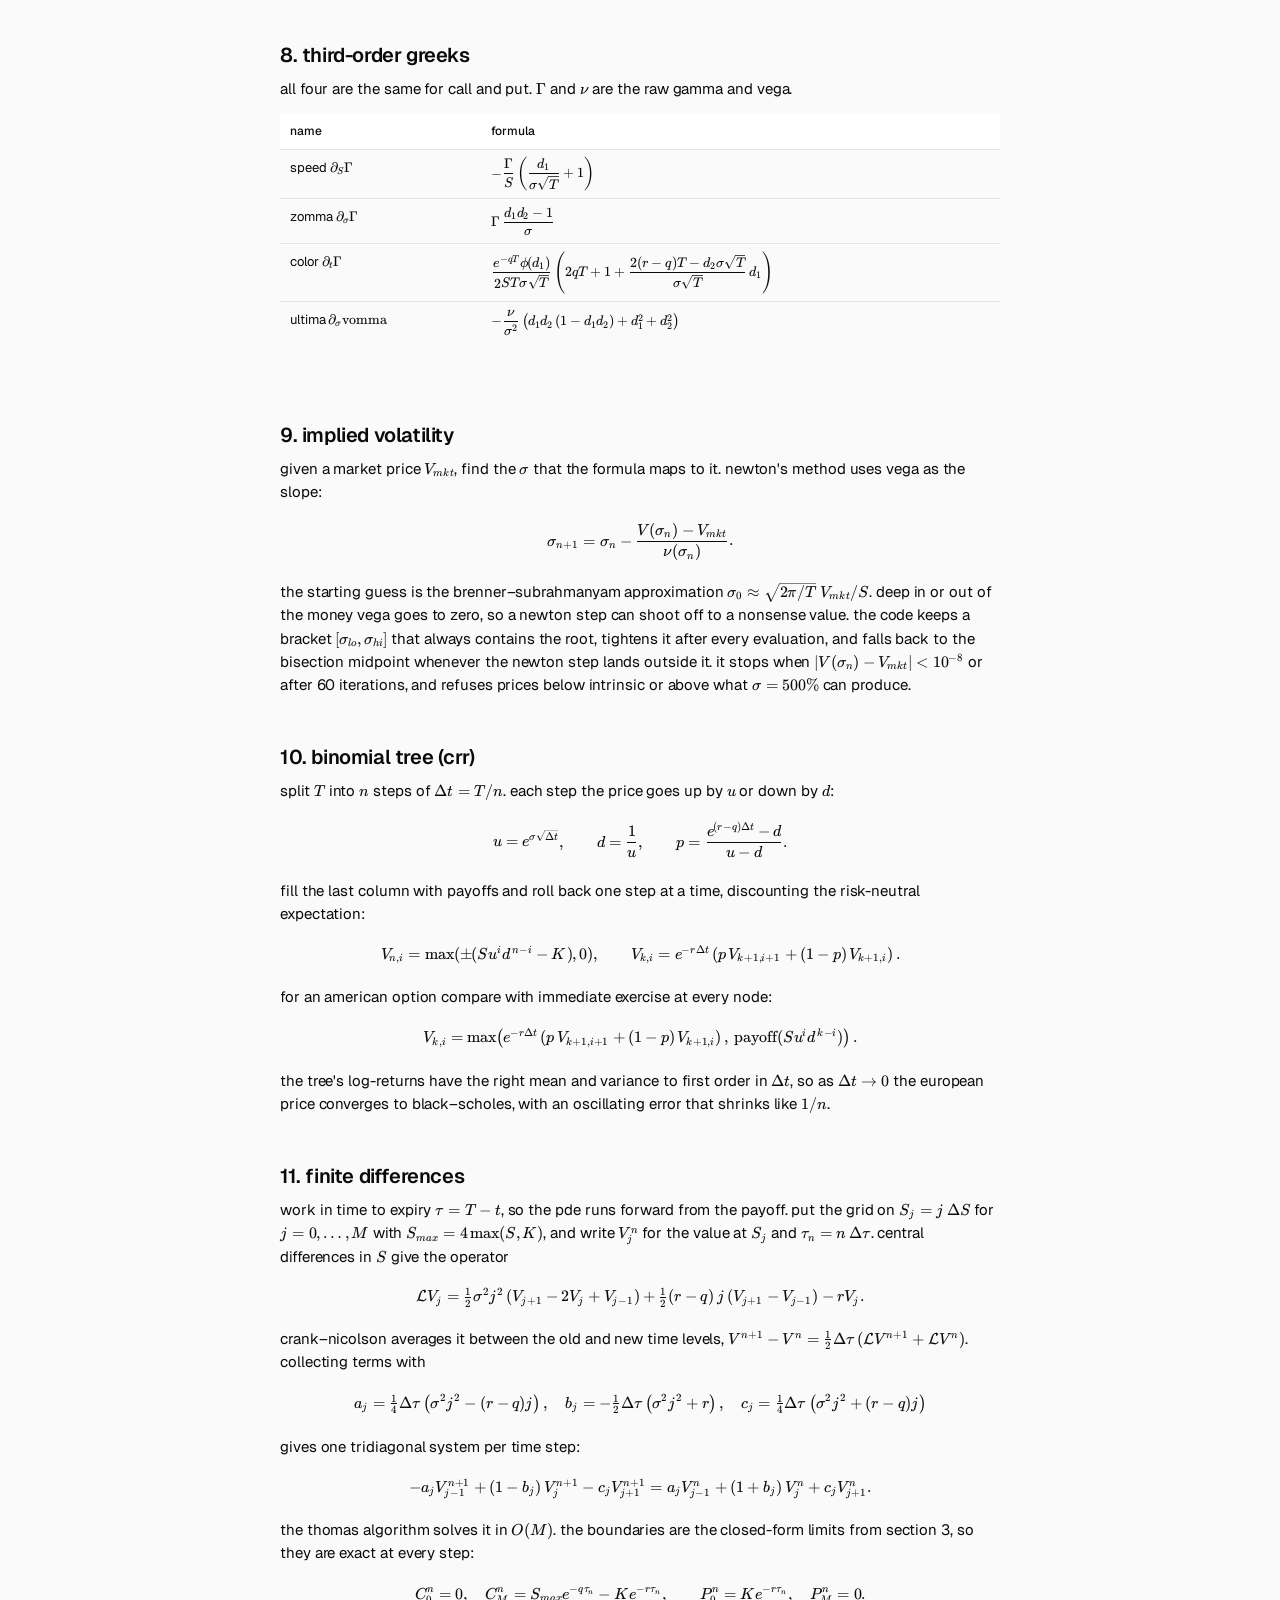
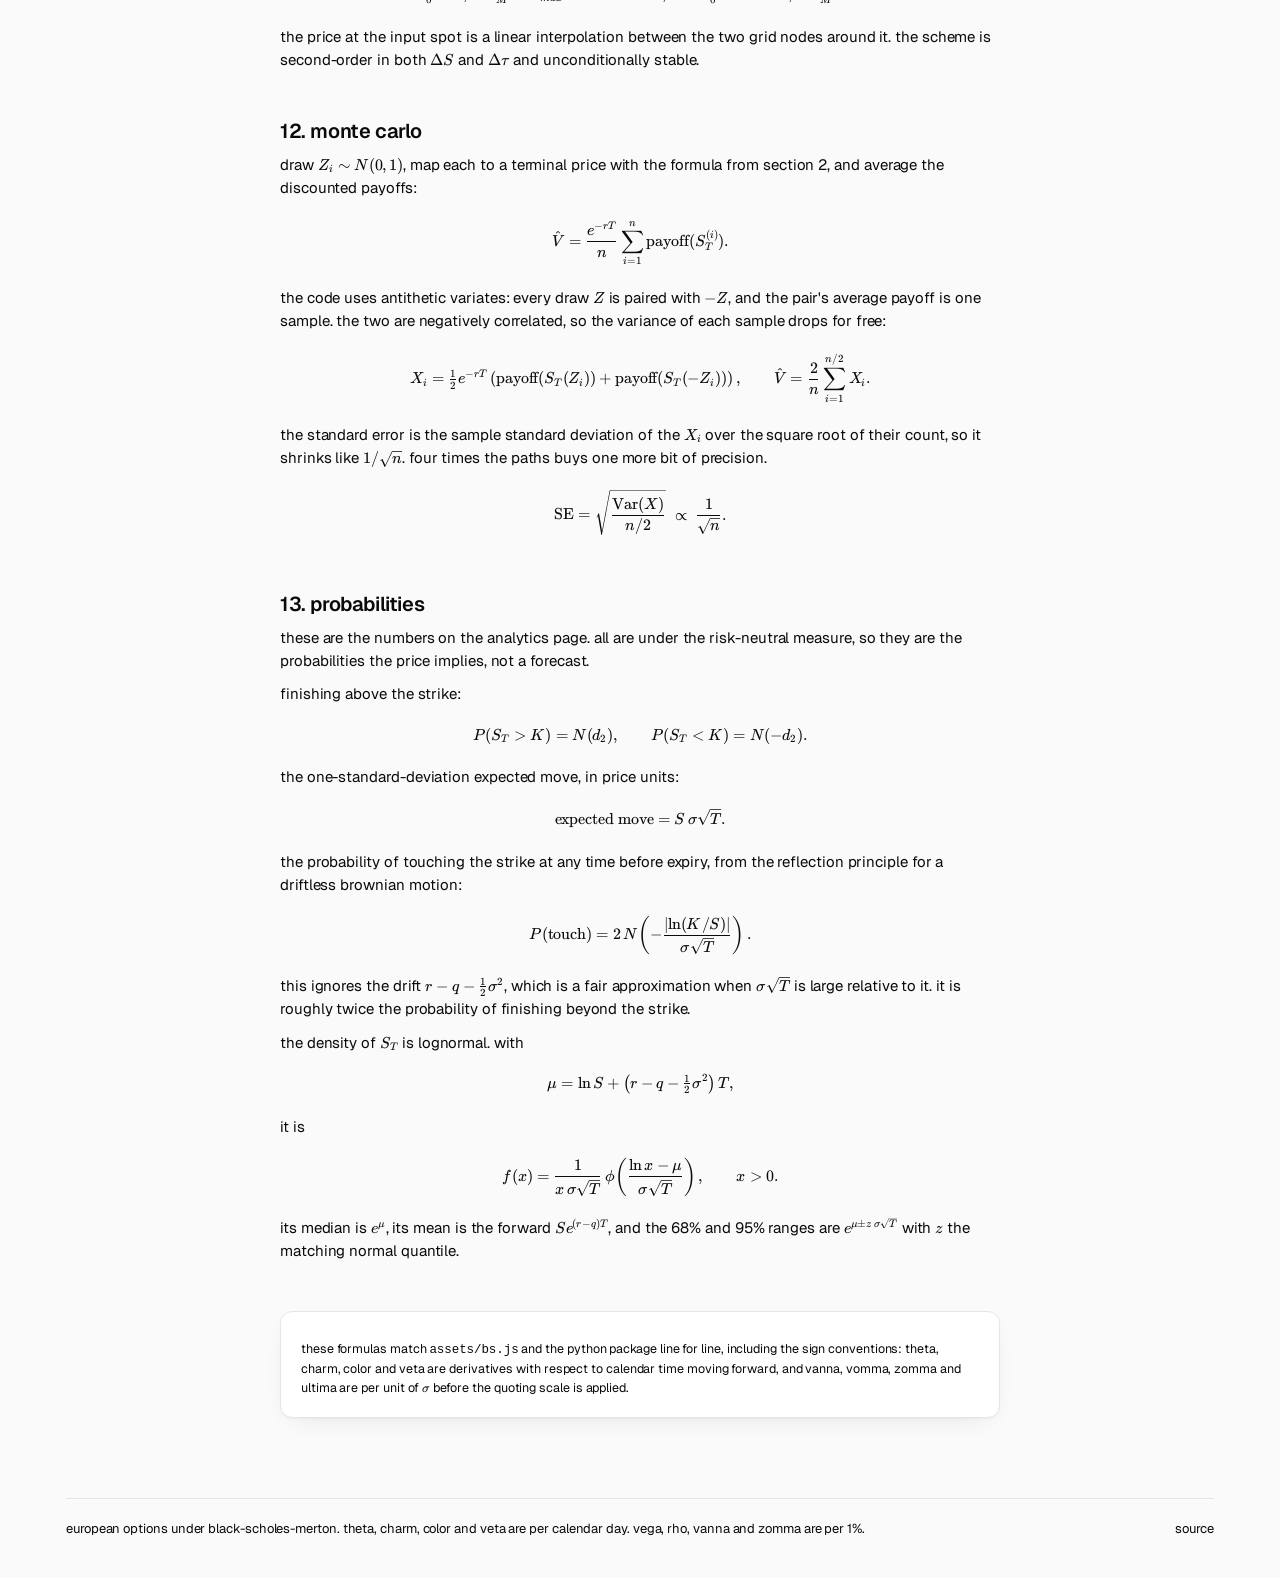
<file: web/math.html>
<!doctype html><html lang="en"><head>
<meta charset="utf-8"><meta name="viewport" content="width=device-width, initial-scale=1">
<title>Math · Black-Scholes</title>
<meta name="description" content="The equations behind the site: the model, the PDE, the closed form, every Greek, and the numerical methods.">
<link rel="icon" href="data:image/svg+xml,<svg xmlns='http://www.w3.org/2000/svg' viewBox='0 0 100 100'><text y='.9em' font-size='90'>σ</text></svg>">
<link rel="preconnect" href="https://fonts.googleapis.com">
<link href="https://fonts.googleapis.com/css2?family=Geist:wght@400;500;600&family=Geist+Mono:wght@400;500&display=swap" rel="stylesheet">
<link rel="stylesheet" href="assets/style.css">
<link rel="stylesheet" href="assets/vendor/katex/katex.min.css">
<style>
.article{max-width:720px;margin:0 auto;padding-bottom:80px}
.article h2{font-size:20px;font-weight:600;letter-spacing:-.02em;margin:48px 0 10px;line-height:1.2}
.article h2:first-of-type{margin-top:36px}
.article p,.article li{color:var(--text-2);margin:0 0 10px}
.article ul{padding-left:20px;margin:0 0 10px}
.article li{margin-bottom:4px}
.toc ol{margin:0;padding-left:22px;columns:2;column-gap:24px;font-size:13.5px}
.toc li{margin:2px 0;break-inside:avoid}
.toc a{color:var(--text-2);text-decoration:none}
.toc a:hover{color:var(--text)}
@media (max-width:520px){.toc ol{columns:1}}
.katex{font-size:1.05em;color:var(--text)}
.katex-display{overflow-x:auto;overflow-y:hidden;padding:6px 0;margin:14px 0}
.tbl{overflow-x:auto;margin:14px 0 8px}
.tbl table.data th,.tbl table.data td{text-align:left;vertical-align:top}
.tbl table.data td:first-child{color:var(--text-2);white-space:nowrap}
.article .note{margin-top:8px}
.article .card.end{margin-top:48px}
</style>
</head><body><div class="wrap">
  <section class="page-head"><h1>The math</h1><p>Everything the site computes, written out once, in the same notation and sign conventions as the code.</p></section>
  <main class="article">
    <div class="card pad toc">
      <div class="card-title" style="margin-bottom:8px">Contents</div>
      <ol>
        <li><a href="#setup">Setup and assumptions</a></li>
        <li><a href="#underlying">The underlying</a></li>
        <li><a href="#pde">The hedged portfolio and the PDE</a></li>
        <li><a href="#solution">Closed-form solution</a></li>
        <li><a href="#parity">Put–call parity</a></li>
        <li><a href="#first">First-order Greeks</a></li>
        <li><a href="#second">Second-order Greeks</a></li>
        <li><a href="#third">Third-order Greeks</a></li>
        <li><a href="#iv">Implied volatility</a></li>
        <li><a href="#binomial">Binomial tree</a></li>
        <li><a href="#fd">Finite differences</a></li>
        <li><a href="#mc">Monte Carlo</a></li>
        <li><a href="#prob">Probabilities</a></li>
      </ol>
    </div>

    <article id="content">
    <h2 id="setup">1. Setup and assumptions</h2>
    <p>The model needs a short list of things to be true. None of them are, exactly, but the price you get is still the market's common language.</p>
    <ul>
      <li>The spot price \(S\) follows a lognormal geometric Brownian motion with constant volatility \(\sigma\).</li>
      <li>The risk-free rate \(r\) and the continuous dividend yield \(q\) are constant.</li>
      <li>Trading is continuous, in any size, with no transaction costs, taxes or short-sale limits.</li>
      <li>The option is European: it can only be exercised at expiry \(T\).</li>
      <li>\(N(\cdot)\) is the standard normal CDF and \(\phi(\cdot)\) its density. \(t\) is calendar time, so \(\partial_t\) means "as time passes".</li>
    </ul>

    <h2 id="underlying">2. The underlying</h2>
    <p>Under the real-world measure the stock drifts at some \(\mu\) and pays out \(q\):</p>
    $$dS = (\mu - q)\,S\,dt + \sigma S\,dW .$$
    <p>Itô's lemma on \(\ln S\) turns the multiplicative noise into additive noise, and picks up the \(-\tfrac12\sigma^2\) correction:</p>
    $$d\ln S = \left(\mu - q - \tfrac12\sigma^2\right)dt + \sigma\,dW .$$
    <p>Pricing replaces \(\mu\) with \(r\) (the risk-neutral measure), so the terminal price is lognormal with a known mean and variance:</p>
    $$S_T = S_0 \exp\!\left(\left(r - q - \tfrac12\sigma^2\right)T + \sigma\sqrt{T}\,Z\right),\qquad Z \sim N(0,1).$$
    <p>This is the line the Monte Carlo and the sample-path drawings use directly.</p>

    <h2 id="pde">3. The hedged portfolio and the PDE</h2>
    <p>Hold one option \(V(S,t)\) and short \(\Delta\) shares. Itô on \(V\) gives its change over \(dt\):</p>
    $$dV = \partial_t V\,dt + \partial_S V\,dS + \tfrac12\sigma^2 S^2\,\partial_{SS}V\,dt .$$
    <p>The portfolio \(\Pi = V - \Delta S\) (the short stock also owes the dividend \(q\Delta S\,dt\)) moves by</p>
    $$d\Pi = dV - \Delta\,dS - q\Delta S\,dt .$$
    <p>Choosing \(\Delta = \partial_S V\) kills the \(dW\) term, so \(\Pi\) is riskless over \(dt\) and must earn \(r\Pi\,dt\). Equating the two:</p>
    $$\partial_t V + \tfrac12\sigma^2 S^2\,\partial_{SS}V + (r - q)\,S\,\partial_S V - rV = 0 .$$
    <p>Note \(\mu\) has dropped out. The equation is solved backwards from the payoff at \(T\):</p>
    $$C(S,T) = \max(S-K,0),\qquad P(S,T) = \max(K-S,0),$$
    $$C(0,t)=0,\quad C(S,t)\to S e^{-q(T-t)} - K e^{-r(T-t)}\ \text{as}\ S\to\infty,$$
    $$P(0,t)=K e^{-r(T-t)},\quad P(S,t)\to 0\ \text{as}\ S\to\infty .$$

    <h2 id="solution">4. Closed-form solution</h2>
    <p>With \(T\) now meaning time left to expiry, define</p>
    $$d_1 = \frac{\ln(S/K) + \left(r - q + \tfrac12\sigma^2\right)T}{\sigma\sqrt{T}},\qquad d_2 = d_1 - \sigma\sqrt{T}.$$
    <p>Then</p>
    $$C = S e^{-qT} N(d_1) - K e^{-rT} N(d_2),$$
    $$P = K e^{-rT} N(-d_2) - S e^{-qT} N(-d_1).$$
    <p>\(N(d_2)\) is the risk-neutral probability of finishing in the money, and \(e^{-qT}N(d_1)\) is the call's delta. When \(T=0\) or \(\sigma=0\) the code returns the discounted intrinsic value \(\max(\pm(Se^{-qT}-Ke^{-rT}),0)\) and zero for every Greek.</p>

    <h2 id="parity">5. Put–call parity</h2>
    <p>A long call and a short put with the same strike is a forward, so no model is needed for this one:</p>
    $$C - P = S e^{-qT} - K e^{-rT}.$$
    <p>Differentiating it is a quick check on the Greek tables below: \(\Delta_C - \Delta_P = e^{-qT}\), and gamma, vega, vanna, vomma, veta, speed, zomma, color and ultima are identical for the call and the put.</p>

    <h2 id="first">6. First-order Greeks</h2>
    <p>Raw partial derivatives, per year and per unit of \(\sigma\), \(r\) or \(q\) (1.0 = 100%).</p>
    <div class="tbl"><table class="data">
      <thead><tr><th>Name</th><th>Call</th><th>Put</th></tr></thead>
      <tbody>
        <tr><td>Delta \(\partial_S V\)</td><td>\(e^{-qT} N(d_1)\)</td><td>\(e^{-qT}\left(N(d_1) - 1\right)\)</td></tr>
        <tr><td>Theta \(\partial_t V\)</td><td>\(-\dfrac{S e^{-qT}\phi(d_1)\sigma}{2\sqrt{T}} - rKe^{-rT}N(d_2) + qSe^{-qT}N(d_1)\)</td><td>\(-\dfrac{S e^{-qT}\phi(d_1)\sigma}{2\sqrt{T}} + rKe^{-rT}N(-d_2) - qSe^{-qT}N(-d_1)\)</td></tr>
        <tr><td>Vega \(\partial_\sigma V\)</td><td>\(S e^{-qT}\phi(d_1)\sqrt{T}\)</td><td>same</td></tr>
        <tr><td>Rho \(\partial_r V\)</td><td>\(K T e^{-rT} N(d_2)\)</td><td>\(-K T e^{-rT} N(-d_2)\)</td></tr>
        <tr><td>Epsilon \(\partial_q V\)</td><td>\(-S T e^{-qT} N(d_1)\)</td><td>\(S T e^{-qT} N(-d_1)\)</td></tr>
        <tr><td>Lambda</td><td>\(\Delta\, S / V\)</td><td>same form</td></tr>
        <tr><td>Dual delta \(\partial_K V\)</td><td>\(-e^{-rT} N(d_2)\)</td><td>\(e^{-rT} N(-d_2)\)</td></tr>
      </tbody>
    </table></div>
    <p>The site quotes these in trader units: theta is divided by 365 (per calendar day), and vega, rho and epsilon are multiplied by 0.01 (per one percentage point). Lambda and the deltas are shown raw. Theta is \(\partial_t V\) with \(t\) running forward, so it is negative for a long option that is losing time value.</p>

    <h2 id="second">7. Second-order Greeks</h2>
    <p>Gamma, vanna, vomma, veta and dual gamma are the same for call and put. Charm differs only by the \(q\) term.</p>
    <div class="tbl"><table class="data">
      <thead><tr><th>Name</th><th>Call</th><th>Put</th></tr></thead>
      <tbody>
        <tr><td>Gamma \(\partial_{SS} V\)</td><td>\(\Gamma = \dfrac{e^{-qT}\phi(d_1)}{S\sigma\sqrt{T}}\)</td><td>same</td></tr>
        <tr><td>Vanna \(\partial_{S\sigma} V\)</td><td>\(-e^{-qT}\phi(d_1)\,\dfrac{d_2}{\sigma}\)</td><td>same</td></tr>
        <tr><td>Charm \(\partial_t \Delta\)</td><td>\(q e^{-qT}N(d_1) - e^{-qT}\phi(d_1)\,\dfrac{2(r-q)T - d_2\sigma\sqrt{T}}{2T\sigma\sqrt{T}}\)</td><td>\(-q e^{-qT}N(-d_1) - e^{-qT}\phi(d_1)\,\dfrac{2(r-q)T - d_2\sigma\sqrt{T}}{2T\sigma\sqrt{T}}\)</td></tr>
        <tr><td>Vomma \(\partial_{\sigma\sigma} V\)</td><td>\(\nu\,\dfrac{d_1 d_2}{\sigma}\)</td><td>same</td></tr>
        <tr><td>Veta \(\partial_t \nu\)</td><td>\(S e^{-qT}\phi(d_1)\sqrt{T}\left(q + \dfrac{(r-q)\,d_1}{\sigma\sqrt{T}} - \dfrac{1 + d_1 d_2}{2T}\right)\)</td><td>same</td></tr>
        <tr><td>Dual gamma \(\partial_{KK} V\)</td><td>\(\dfrac{e^{-rT}\phi(d_2)}{K\sigma\sqrt{T}}\)</td><td>same</td></tr>
      </tbody>
    </table></div>
    <p>Quoted units: charm per day (÷365), vanna per 1% of vol (×0.01), vomma per 1%² (×10⁻⁴), veta per 1% per day (×0.01/365). Gamma and dual gamma are raw. \(\nu\) is the raw vega from the table above.</p>

    <h2 id="third">8. Third-order Greeks</h2>
    <p>All four are the same for call and put. \(\Gamma\) and \(\nu\) are the raw gamma and vega.</p>
    <div class="tbl"><table class="data">
      <thead><tr><th>Name</th><th>Formula</th></tr></thead>
      <tbody>
        <tr><td>Speed \(\partial_S \Gamma\)</td><td>\(-\dfrac{\Gamma}{S}\left(\dfrac{d_1}{\sigma\sqrt{T}} + 1\right)\)</td></tr>
        <tr><td>Zomma \(\partial_\sigma \Gamma\)</td><td>\(\Gamma\,\dfrac{d_1 d_2 - 1}{\sigma}\)</td></tr>
        <tr><td>Color \(\partial_t \Gamma\)</td><td>\(\dfrac{e^{-qT}\phi(d_1)}{2ST\sigma\sqrt{T}}\left(2qT + 1 + \dfrac{2(r-q)T - d_2\sigma\sqrt{T}}{\sigma\sqrt{T}}\,d_1\right)\)</td></tr>
        <tr><td>Ultima \(\partial_\sigma \text{vomma}\)</td><td>\(-\dfrac{\nu}{\sigma^2}\left(d_1 d_2\,(1 - d_1 d_2) + d_1^2 + d_2^2\right)\)</td></tr>
      </tbody>
    </table></div>
    <p>Quoted units: color per day (÷365), zomma per 1% (×0.01), ultima per 1%³ (×10⁻⁶). Speed is raw.</p>

    <h2 id="iv">9. Implied volatility</h2>
    <p>Given a market price \(V_{mkt}\), find the \(\sigma\) that the formula maps to it. Newton's method uses vega as the slope:</p>
    $$\sigma_{n+1} = \sigma_n - \frac{V(\sigma_n) - V_{mkt}}{\nu(\sigma_n)} .$$
    <p>The starting guess is the Brenner–Subrahmanyam approximation \(\sigma_0 \approx \sqrt{2\pi/T}\;V_{mkt}/S\). Deep in or out of the money vega goes to zero, so a Newton step can shoot off to a nonsense value. The code keeps a bracket \([\sigma_{lo},\sigma_{hi}]\) that always contains the root, tightens it after every evaluation, and falls back to the bisection midpoint whenever the Newton step lands outside it. It stops when \(|V(\sigma_n) - V_{mkt}| < 10^{-8}\) or after 60 iterations, and refuses prices below intrinsic or above what \(\sigma = 500\%\) can produce.</p>

    <h2 id="binomial">10. Binomial tree (CRR)</h2>
    <p>Split \(T\) into \(n\) steps of \(\Delta t = T/n\). Each step the price goes up by \(u\) or down by \(d\):</p>
    $$u = e^{\sigma\sqrt{\Delta t}},\qquad d = \frac{1}{u},\qquad p = \frac{e^{(r-q)\Delta t} - d}{u - d} .$$
    <p>Fill the last column with payoffs and roll back one step at a time, discounting the risk-neutral expectation:</p>
    $$V_{n,i} = \max(\pm(S u^i d^{\,n-i} - K), 0),\qquad V_{k,i} = e^{-r\Delta t}\left(p\,V_{k+1,i+1} + (1-p)\,V_{k+1,i}\right).$$
    <p>For an American option compare with immediate exercise at every node:</p>
    $$V_{k,i} = \max\!\left(e^{-r\Delta t}\left(p\,V_{k+1,i+1} + (1-p)\,V_{k+1,i}\right),\ \text{payoff}(S u^i d^{\,k-i})\right).$$
    <p>The tree's log-returns have the right mean and variance to first order in \(\Delta t\), so as \(\Delta t \to 0\) the European price converges to Black–Scholes, with an oscillating error that shrinks like \(1/n\).</p>

    <h2 id="fd">11. Finite differences</h2>
    <p>Work in time to expiry \(\tau = T - t\), so the PDE runs forward from the payoff. Put the grid on \(S_j = j\,\Delta S\) for \(j = 0,\dots,M\) with \(S_{max} = 4\max(S,K)\), and write \(V_j^n\) for the value at \(S_j\) and \(\tau_n = n\,\Delta\tau\). Central differences in \(S\) give the operator</p>
    $$\mathcal{L}V_j = \tfrac12\sigma^2 j^2\,(V_{j+1} - 2V_j + V_{j-1}) + \tfrac12(r-q)\,j\,(V_{j+1} - V_{j-1}) - rV_j .$$
    <p>Crank–Nicolson averages it between the old and new time levels, \(V^{n+1} - V^n = \tfrac12\Delta\tau\,(\mathcal{L}V^{n+1} + \mathcal{L}V^n)\). Collecting terms with</p>
    $$a_j = \tfrac14\Delta\tau\left(\sigma^2 j^2 - (r-q)j\right),\quad b_j = -\tfrac12\Delta\tau\left(\sigma^2 j^2 + r\right),\quad c_j = \tfrac14\Delta\tau\left(\sigma^2 j^2 + (r-q)j\right)$$
    <p>gives one tridiagonal system per time step:</p>
    $$-a_j V_{j-1}^{n+1} + (1 - b_j)\,V_j^{n+1} - c_j V_{j+1}^{n+1} = a_j V_{j-1}^{n} + (1 + b_j)\,V_j^{n} + c_j V_{j+1}^{n}.$$
    <p>The Thomas algorithm solves it in \(O(M)\). The boundaries are the closed-form limits from section 3, so they are exact at every step:</p>
    $$C_0^n = 0,\quad C_M^n = S_{max}e^{-q\tau_n} - Ke^{-r\tau_n},\qquad P_0^n = Ke^{-r\tau_n},\quad P_M^n = 0 .$$
    <p>The price at the input spot is a linear interpolation between the two grid nodes around it. The scheme is second-order in both \(\Delta S\) and \(\Delta\tau\) and unconditionally stable.</p>

    <h2 id="mc">12. Monte Carlo</h2>
    <p>Draw \(Z_i \sim N(0,1)\), map each to a terminal price with the formula from section 2, and average the discounted payoffs:</p>
    $$\hat V = \frac{e^{-rT}}{n}\sum_{i=1}^{n} \text{payoff}(S_T^{(i)}) .$$
    <p>The code uses antithetic variates: every draw \(Z\) is paired with \(-Z\), and the pair's average payoff is one sample. The two are negatively correlated, so the variance of each sample drops for free:</p>
    $$X_i = \tfrac12 e^{-rT}\left(\text{payoff}(S_T(Z_i)) + \text{payoff}(S_T(-Z_i))\right),\qquad \hat V = \frac{2}{n}\sum_{i=1}^{n/2} X_i .$$
    <p>The standard error is the sample standard deviation of the \(X_i\) over the square root of their count, so it shrinks like \(1/\sqrt{n}\). Four times the paths buys one more bit of precision.</p>
    $$\text{SE} = \sqrt{\frac{\operatorname{Var}(X)}{n/2}} \;\propto\; \frac{1}{\sqrt{n}} .$$

    <h2 id="prob">13. Probabilities</h2>
    <p>These are the numbers on the analytics page. All are under the risk-neutral measure, so they are the probabilities the price implies, not a forecast.</p>
    <p>Finishing above the strike:</p>
    $$P(S_T > K) = N(d_2),\qquad P(S_T < K) = N(-d_2).$$
    <p>The one-standard-deviation expected move, in price units:</p>
    $$\text{expected move} = S\,\sigma\sqrt{T}.$$
    <p>The probability of touching the strike at any time before expiry, from the reflection principle for a driftless Brownian motion:</p>
    $$P(\text{touch}) = 2\,N\!\left(-\frac{\left|\ln(K/S)\right|}{\sigma\sqrt{T}}\right).$$
    <p>This ignores the drift \(r - q - \tfrac12\sigma^2\), which is a fair approximation when \(\sigma\sqrt{T}\) is large relative to it. It is roughly twice the probability of finishing beyond the strike.</p>
    <p>The density of \(S_T\) is lognormal. With</p>
    $$\mu = \ln S + \left(r - q - \tfrac12\sigma^2\right)T,$$
    <p>it is</p>
    $$f(x) = \frac{1}{x\,\sigma\sqrt{T}}\,\phi\!\left(\frac{\ln x - \mu}{\sigma\sqrt{T}}\right),\qquad x > 0 .$$
    <p>Its median is \(e^{\mu}\), its mean is the forward \(S e^{(r-q)T}\), and the 68% and 95% ranges are \(e^{\mu \pm z\,\sigma\sqrt{T}}\) with \(z\) the matching normal quantile.</p>
    </article>

    <div class="card pad end"><div class="note">These formulas match <code>assets/bs.js</code> and the Python package line for line, including the sign conventions: theta, charm, color and veta are derivatives with respect to calendar time moving forward, and vanna, vomma, zomma and ultima are per unit of \(\sigma\) before the quoting scale is applied.</div></div>
  </main>
</div>
<script src="assets/bs.js"></script><script src="assets/chart.js"></script><script src="assets/ui.js"></script>
<script src="assets/vendor/katex/katex.min.js"></script>
<script src="assets/vendor/katex/contrib/auto-render.min.js"></script>
<script>
UI.nav('math');
if (window.renderMathInElement) renderMathInElement(document.querySelector('.article'), {
  delimiters: [{ left: '$$', right: '$$', display: true }, { left: '\\(', right: '\\)', display: false }],
  throwOnError: false, output: 'html',
});
</script>
</body></html>
</file>
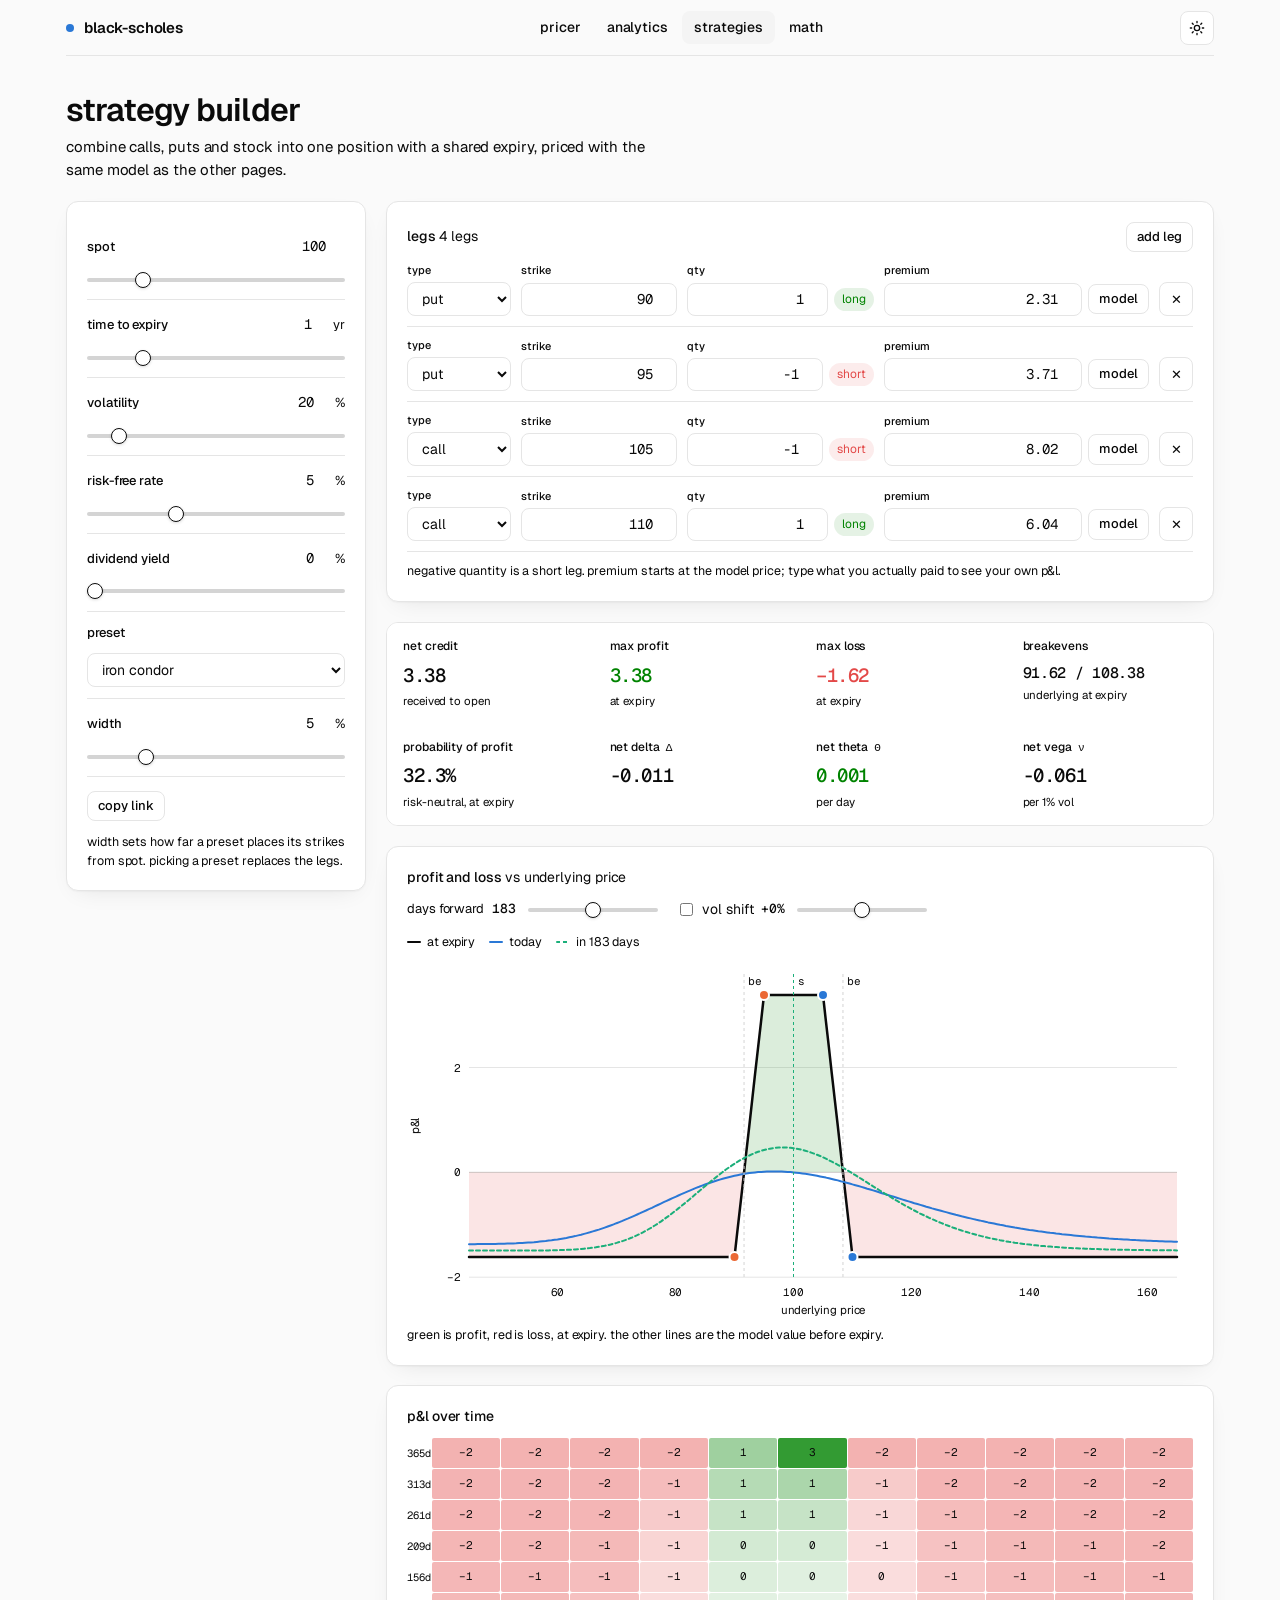
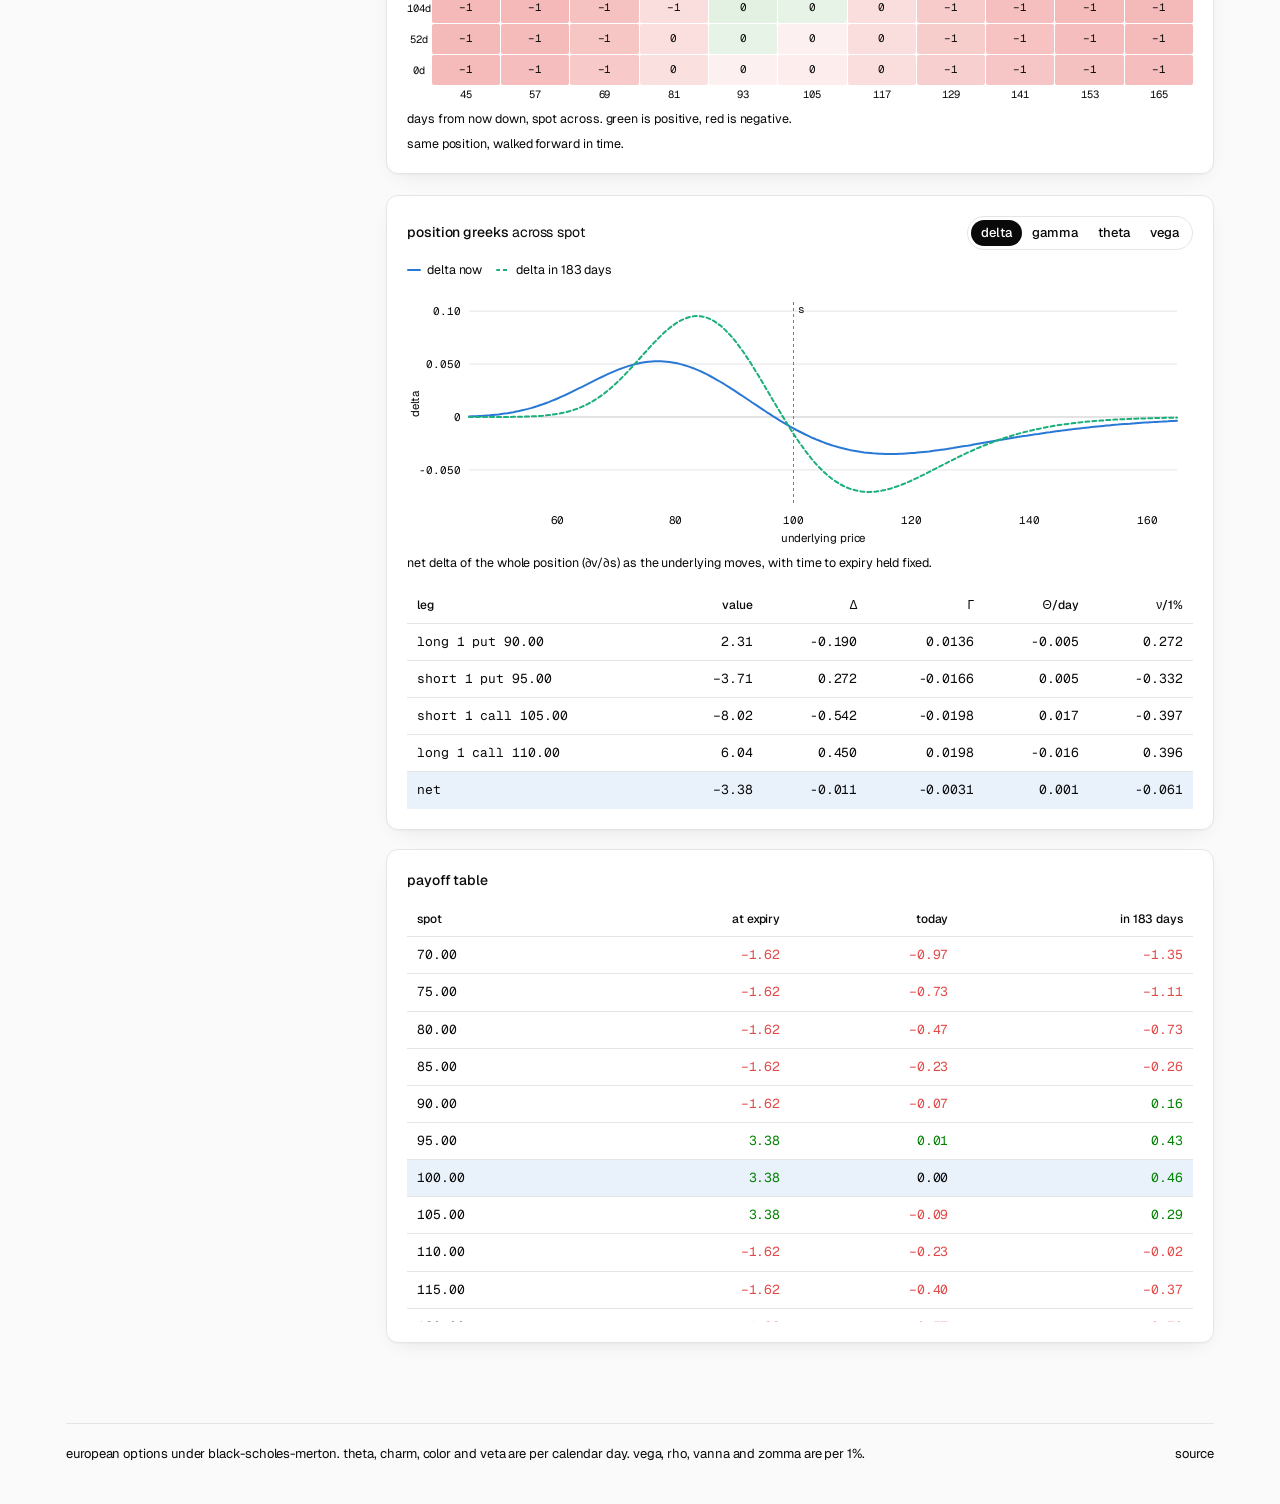
<file: web/strategies.html>
<!doctype html><html lang="en"><head>
<meta charset="utf-8"><meta name="viewport" content="width=device-width, initial-scale=1">
<title>Strategies · Black-Scholes</title>
<link rel="icon" href="data:image/svg+xml,<svg xmlns='http://www.w3.org/2000/svg' viewBox='0 0 100 100'><text y='.9em' font-size='90'>σ</text></svg>">
<link rel="preconnect" href="https://fonts.googleapis.com">
<link href="https://fonts.googleapis.com/css2?family=Geist:wght@400;500;600&family=Geist+Mono:wght@400;500&display=swap" rel="stylesheet">
<link rel="stylesheet" href="assets/style.css">
<style>
.legs{display:flex;flex-direction:column}
.leg{display:grid;grid-template-columns:104px 1fr 1.2fr 1.7fr 34px;gap:10px;align-items:end;padding:10px 0;border-bottom:1px solid var(--line)}
.leg:first-child{padding-top:0}
.leg .cell{display:flex;flex-direction:column;gap:3px;min-width:0}
.leg .cell small{font-size:11px;color:var(--text-3);font-weight:500}
.leg .cell .in{display:flex;align-items:center;gap:6px}
.leg input[type=number]{width:100%;min-width:0}
.leg select{width:100%}
.leg .pill{flex:none}
#tiles{grid-template-columns:repeat(4,minmax(0,1fr))}
@media (max-width:640px){#tiles{grid-template-columns:repeat(2,minmax(0,1fr))}.leg{grid-template-columns:1fr 1.3fr 34px}.leg .c1{grid-area:1/1}.leg .c2{grid-area:1/2}.leg .rm{grid-area:1/3}.leg .c3{grid-area:2/1}.leg .c4{grid-area:2/2/3/4}}
.ctrls{display:flex;gap:18px;flex-wrap:wrap;align-items:center;font-size:13px;color:var(--text-2);margin:4px 0 12px}
.ctrls span{display:inline-flex;align-items:center;gap:8px}
.ctrls input[type=range]{width:130px;margin:0}
.ctrls b{font-weight:500;color:var(--text);min-width:3.5ch}
.side-actions{display:flex;gap:8px;margin-top:14px;flex-wrap:wrap}
#inputs select{width:100%;margin-top:6px}
.empty{font-size:13px;color:var(--text-3);padding:12px 0}
</style>
</head><body><div class="wrap">
  <section class="page-head"><h1>Strategy builder</h1><p>Combine calls, puts and stock into one position with a shared expiry, priced with the same model as the other pages.</p></section>
  <main class="layout">
    <aside class="card pad sticky" id="inputs"></aside>
    <div class="stack">
      <div class="card pad">
        <div class="card-head"><div class="card-title">Legs <span id="legs-count"></span></div><button class="btn sm" id="add-leg">Add leg</button></div>
        <div class="legs" id="legs"></div>
        <div class="note" style="margin-top:10px">Negative quantity is a short leg. Premium starts at the model price; type what you actually paid to see your own P&amp;L.</div>
      </div>

      <div class="tiles" id="tiles"></div>

      <div class="card pad">
        <div class="card-head"><div class="card-title">Profit and loss <span>vs underlying price</span></div></div>
        <div class="ctrls">
          <span>Days forward <b class="mono" id="days-val">0</b><input type="range" id="days" min="0" max="365" step="1" value="0" aria-label="Days forward"></span>
          <span><label class="check"><input type="checkbox" id="vs-on"> Vol shift</label><b class="mono" id="vs-val">+0%</b><input type="range" id="vs" min="-20" max="20" step="1" value="0" aria-label="Vol shift"></span>
        </div>
        <div id="pnl-chart"></div>
        <div class="note" style="margin-top:8px">Green is profit, red is loss, at expiry. The other lines are the model value before expiry.</div>
      </div>

      <div class="card pad">
        <div class="card-head"><div class="card-title">P&amp;L over time</div></div>
        <div id="heat"></div>
        <div class="note" style="margin-top:6px">Same position, walked forward in time.</div>
      </div>

      <div class="card pad">
        <div class="card-head"><div class="card-title">Position Greeks <span>across spot</span></div><div class="seg sm" id="greek-seg" role="group" aria-label="Greek"></div></div>
        <div id="greek-chart"></div>
        <div class="note" style="margin-top:8px" id="greek-note"></div>
        <div class="scroll" style="margin-top:16px" id="greek-table"></div>
      </div>

      <div class="card pad">
        <div class="card-head"><div class="card-title">Payoff table</div></div>
        <div class="scroll" id="payoff-table"></div>
      </div>
    </div>
  </main>
</div>
<script src="assets/bs.js"></script><script src="assets/chart.js"></script><script src="assets/ui.js"></script>
<script>
UI.nav('strategies');
const state = UI.loadState();
const $ = id => document.getElementById(id);
const round5 = x => Math.round(x * 2) / 2;
const legName = l => `${l.qty < 0 ? 'Short' : 'Long'} ${Math.abs(l.qty)} ${l.kind}${l.kind === 'stock' ? '' : ' ' + UI.money(l.strike, 2)}`;

const ui = { preset: 'iron-condor', width: 0.05, days: 0, vsOn: false, vs: 0, greek: 'delta', legs: [] };

function presetLegs(id) {
  return BS.PRESETS[id].legs(state.S, ui.width).map(l => ({ kind: l.kind, strike: l.kind === 'stock' ? null : round5(l.strike), qty: l.qty, premium: null }));
}
function encodeLegs() {
  return ui.legs.map(l => [l.kind, l.kind === 'stock' ? '' : +l.strike.toFixed(2), l.qty, ...(l.premium == null ? [] : [+l.premium.toFixed(4)])].join(':')).join(',');
}
function decodeLegs(s) {
  const out = [];
  for (const part of s.split(',')) {
    const [kind, k, q, p] = part.split(':');
    if (!['call', 'put', 'stock'].includes(kind)) continue;
    const strike = parseFloat(k), qty = parseFloat(q), premium = parseFloat(p);
    if (kind !== 'stock' && !(strike > 0)) continue;
    if (!Number.isFinite(qty) || qty === 0) continue;
    out.push({ kind, strike: kind === 'stock' ? null : strike, qty, premium: Number.isFinite(premium) ? premium : null });
  }
  return out;
}

(function init() {
  let saved = {};
  try { saved = JSON.parse(localStorage.getItem('bs-strategy') || '{}'); } catch {}
  const u = new URLSearchParams(location.search);
  if (BS.PRESETS[u.get('preset')]) ui.preset = u.get('preset'); else if (saved.preset === '' || BS.PRESETS[saved.preset]) ui.preset = saved.preset;
  const w = parseFloat(u.has('width') ? u.get('width') : saved.width);
  if (w >= 0.01 && w <= 0.2) ui.width = w;
  if (u.has('legs')) { ui.legs = decodeLegs(u.get('legs')); ui.preset = ''; }
  else if (Array.isArray(saved.legs) && saved.legs.length) ui.legs = decodeLegs(saved.legs.join(','));
  if (!ui.legs.length) { if (!ui.preset) ui.preset = 'iron-condor'; ui.legs = presetLegs(ui.preset); }
  const maxDays = Math.floor(state.T * 365);
  const d = parseInt(u.has('days') ? u.get('days') : saved.days, 10);
  ui.days = Number.isFinite(d) ? Math.max(0, Math.min(maxDays, d)) : Math.round(maxDays / 2);
})();

function persist() {
  UI.saveState(state);
  const u = new URLSearchParams(location.search);
  u.set('legs', encodeLegs()); u.set('preset', ui.preset); u.set('width', ui.width); u.set('days', ui.days);
  history.replaceState(null, '', '?' + u.toString());
  try { localStorage.setItem('bs-strategy', JSON.stringify({ legs: encodeLegs().split(','), preset: ui.preset, width: ui.width, days: ui.days })); } catch {}
}

const inputs = UI.inputs($('inputs'), state, id => { if (id === 'T') syncDays(); render(); }, ['S', 'T', 'v', 'r', 'q']);
{
  const wrap = document.createElement('div'); wrap.className = 'field';
  wrap.innerHTML = `<div class="row"><label for="preset">Preset</label></div><select id="preset"><option value="">Custom</option>${Object.entries(BS.PRESETS).map(([id, p]) => `<option value="${id}">${p.name}</option>`).join('')}</select>`;
  $('inputs').appendChild(wrap);
  const wf = document.createElement('div'); wf.className = 'field';
  wf.innerHTML = `<div class="row"><label for="n-width">Width</label><span class="num"><input id="n-width" type="number" step="0.5" min="1" max="20" value="${+(ui.width * 100).toFixed(2)}"><em>%</em></span></div>
    <input id="s-width" type="range" min="1" max="20" step="0.5" value="${ui.width * 100}" aria-label="Width">`;
  $('inputs').appendChild(wf);
  const act = document.createElement('div'); act.className = 'side-actions';
  act.innerHTML = `<button class="btn sm" id="share">Copy link</button>`;
  $('inputs').appendChild(act);
  const note = document.createElement('div'); note.className = 'note'; note.style.marginTop = '12px';
  note.textContent = 'Width sets how far a preset places its strikes from spot. Picking a preset replaces the legs.';
  $('inputs').appendChild(note);

  $('preset').value = ui.preset;
  $('preset').onchange = () => { ui.preset = $('preset').value; if (ui.preset) { ui.legs = presetLegs(ui.preset); buildLegs(); } render(); };
  const setWidth = v => { if (!(v >= 1 && v <= 20)) return; ui.width = v / 100; if (ui.preset) { ui.legs = presetLegs(ui.preset); buildLegs(); } render(); };
  $('s-width').addEventListener('input', () => { $('n-width').value = $('s-width').value; setWidth(+$('s-width').value); });
  $('n-width').addEventListener('input', () => { const v = parseFloat($('n-width').value); $('s-width').value = v; setWidth(v); });
  $('share').onclick = UI.shareLink;
}

function syncDays() {
  const max = Math.floor(state.T * 365);
  $('days').max = max;
  ui.days = Math.min(ui.days, max);
  $('days').value = ui.days;
  $('days-val').textContent = ui.days;
}
$('days').addEventListener('input', () => { ui.days = +$('days').value; $('days-val').textContent = ui.days; render(); });
$('vs-on').onchange = () => { ui.vsOn = $('vs-on').checked; render(); };
$('vs').addEventListener('input', () => { ui.vs = +$('vs').value; if (!ui.vsOn) { ui.vsOn = true; $('vs-on').checked = true; } render(); });

function markCustom() { ui.preset = ''; $('preset').value = ''; }

function buildLegs() {
  const box = $('legs'); box.innerHTML = '';
  if (!ui.legs.length) box.innerHTML = '<div class="empty">No legs yet. Add one or pick a preset.</div>';
  ui.legs.forEach((leg, i) => {
    const row = document.createElement('div'); row.className = 'leg'; row.dataset.i = i;
    row.innerHTML = `
      <div class="cell c1"><small>Type</small><select data-f="kind"><option value="call">Call</option><option value="put">Put</option><option value="stock">Stock</option></select></div>
      <div class="cell c2"><small>Strike</small><input type="number" data-f="strike" step="0.5" min="0.5"></div>
      <div class="cell c3"><small>Qty</small><div class="in"><input type="number" data-f="qty" step="1"><span class="pill"></span></div></div>
      <div class="cell c4"><small>Premium</small><div class="in"><input type="number" data-f="premium" step="0.01"><button class="btn sm" data-f="model" title="Reset to model price">model</button></div></div>
      <button class="icon-btn rm" aria-label="Remove leg" title="Remove leg">✕</button>`;
    box.appendChild(row);
    const kindEl = row.querySelector('[data-f=kind]'), kEl = row.querySelector('[data-f=strike]'), qEl = row.querySelector('[data-f=qty]'), pEl = row.querySelector('[data-f=premium]');
    kindEl.value = leg.kind; kEl.value = leg.strike ?? ''; qEl.value = leg.qty;
    kEl.disabled = leg.kind === 'stock';
    kindEl.onchange = () => { leg.kind = kindEl.value; if (leg.kind === 'stock') { leg.strike = null; kEl.value = ''; } else if (leg.strike == null) { leg.strike = round5(state.S); kEl.value = leg.strike; } kEl.disabled = leg.kind === 'stock'; leg.premium = null; markCustom(); render(); };
    kEl.addEventListener('input', () => { const v = parseFloat(kEl.value); if (v > 0) { leg.strike = v; leg.premium = null; markCustom(); render(); } });
    qEl.addEventListener('input', () => { const v = parseFloat(qEl.value); if (Number.isFinite(v) && v !== 0) { leg.qty = v; markCustom(); render(); } });
    pEl.addEventListener('input', () => { const v = parseFloat(pEl.value); if (v >= 0) { leg.premium = v; markCustom(); render(); } });
    row.querySelector('[data-f=model]').onclick = () => { leg.premium = null; markCustom(); render(); };
    row.querySelector('.rm').onclick = () => { ui.legs.splice(i, 1); markCustom(); buildLegs(); render(); };
  });
}
$('add-leg').onclick = () => { ui.legs.push({ kind: 'call', strike: round5(state.S), qty: 1, premium: null }); markCustom(); buildLegs(); render(); };

function syncLegs(strat) {
  document.querySelectorAll('#legs .leg').forEach((row, i) => {
    const leg = ui.legs[i], priced = strat.legs[i];
    const pill = row.querySelector('.pill'); pill.textContent = leg.qty < 0 ? 'short' : 'long'; pill.className = 'pill ' + (leg.qty < 0 ? 'neg' : 'pos');
    const pEl = row.querySelector('[data-f=premium]');
    if (leg.premium == null && document.activeElement !== pEl) pEl.value = priced.premium.toFixed(2);
    row.querySelector('[data-f=model]').disabled = leg.premium == null;
  });
  $('legs-count').textContent = ui.legs.length ? `${ui.legs.length} ${ui.legs.length === 1 ? 'leg' : 'legs'}` : '';
}

const GREEK_IDS = ['delta', 'gamma', 'theta', 'vega'];
{
  const seg = $('greek-seg');
  seg.innerHTML = GREEK_IDS.map(id => `<button data-g="${id}">${BS.metricById(id).name}</button>`).join('');
  seg.querySelectorAll('button').forEach(b => b.onclick = () => { ui.greek = b.dataset.g; drawGreeks(); });
}
function legGreek(leg, o, T, S, id) {
  if (leg.kind === 'stock') return id === 'delta' ? leg.qty : 0;
  if (id === 'price') return leg.qty * BS.price({ ...o, S, K: leg.strike, T: Math.max(T, 0), v: leg.vol ?? o.v }, leg.kind).price;
  return leg.qty * BS.metric(BS.price({ ...o, S, K: leg.strike, T: Math.max(T, 0), v: leg.vol ?? o.v }, leg.kind), id);
}

let cur = null;
function compute() {
  const o = UI.inputsOf(state);
  const strat = BS.strategy(ui.legs, o);
  const shift = ui.vsOn ? ui.vs / 100 : 0;
  const shifted = shift ? BS.strategy(strat.legs.map(l => ({ ...l, vol: Math.max(0, o.v + shift) })), o) : strat;
  const [lo, hi] = strat.range;
  const xs = Array.from({ length: 241 }, (_, i) => lo + (hi - lo) * i / 240);
  cur = { o, strat, shifted, shift, xs, tFwd: Math.max(0, state.T - ui.days / 365) };
}
const shiftTag = () => cur.shift ? ` (vol ${cur.shift > 0 ? '+' : '−'}${Math.abs(ui.vs)}%)` : '';

function renderTiles() {
  const { strat } = cur, g = strat.greeks;
  const tiles = [
    { k: strat.cost >= 0 ? 'Net debit' : 'Net credit', v: UI.money(Math.abs(strat.cost)), d: strat.cost >= 0 ? 'paid to open' : 'received to open' },
    { k: 'Max profit', v: UI.money(strat.maxProfit), cls: strat.maxProfit > 0 ? 'pos' : strat.maxProfit < 0 ? 'neg' : '', d: 'at expiry' },
    { k: 'Max loss', v: UI.money(strat.maxLoss), cls: strat.maxLoss < 0 ? 'neg' : strat.maxLoss > 0 ? 'pos' : '', d: 'at expiry' },
    { k: 'Breakevens', v: strat.breakevens.length ? strat.breakevens.map(b => UI.money(b, 2)).join(' / ') : '—', d: 'underlying at expiry' },
    { k: 'Probability of profit', v: UI.pct(strat.pop, 1), d: 'risk-neutral, at expiry' },
    { k: 'Net delta', v: UI.fmt(g.delta, 3), sym: 'Δ' },
    { k: 'Net theta', v: UI.fmt(g.theta * BS.metricById('theta').scale, 3), sym: 'Θ', d: 'per day', cls: g.theta > 0 ? 'pos' : g.theta < 0 ? 'neg' : '' },
    { k: 'Net vega', v: UI.fmt(g.vega * BS.metricById('vega').scale, 3), sym: 'ν', d: 'per 1% vol' },
  ];
  $('tiles').innerHTML = tiles.map(t => `<div class="tile"><div class="k">${t.k}${t.sym ? `<i>${t.sym}</i>` : ''}</div><div class="v mono ${t.cls || ''}" style="${t.k === 'Breakevens' ? 'font-size:15px' : ''}">${t.v}</div>${t.d ? `<div class="d">${t.d}</div>` : ''}</div>`).join('');
}

function drawPnl() {
  const { strat, shifted, xs, tFwd } = cur;
  const series = [
    { name: 'At expiry', points: xs.map(x => [x, strat.payoff(x)]), width: 2.5, area: 'pnl', color: 'var(--text)' },
    { name: 'Today' + shiftTag(), points: xs.map(x => [x, shifted.pnlAt(x, state.T)]), color: Chart.color(0) },
  ];
  if (ui.days > 0) series.push({ name: `In ${ui.days} days` + shiftTag(), points: xs.map(x => [x, shifted.pnlAt(x, tFwd)]), dash: '4 3', color: Chart.color(2) });
  Chart.line($('pnl-chart'), {
    series, height: 360, legend: true, zeroLine: true,
    x: { label: 'Underlying price', fmt: v => UI.fmt(v, 0) },
    y: { label: 'P&L', fmt: v => UI.money(v, 0), tipFmt: v => UI.money(v, 2) },
    vlines: [...strat.breakevens.map(b => ({ x: b, label: 'BE' })), { x: state.S, label: 'S', color: 'var(--s3)' }],
    markers: strat.legs.filter(l => l.kind !== 'stock').map(l => ({ x: l.strike, y: strat.payoff(l.strike), color: l.kind === 'call' ? 'var(--s1)' : 'var(--s2)' })),
  });
}

function drawHeat() {
  const { strat, shifted } = cur, [lo, hi] = strat.range;
  const xs = Array.from({ length: 11 }, (_, i) => round5(lo + (hi - lo) * i / 10));
  const maxD = Math.floor(state.T * 365);
  const ys = Array.from({ length: 8 }, (_, j) => Math.round(maxD * j / 7));
  Chart.heatmap($('heat'), {
    xs, ys, z: ys.map(d => xs.map(x => shifted.pnlAt(x, Math.max(0, state.T - d / 365)))),
    xFmt: v => UI.fmt(v, 0), yFmt: d => d + 'd', zFmt: v => UI.money(v, 0), xLabel: 'spot', yLabel: 'days from now', diverging: true,
  });
}

function drawGreeks() {
  const { o, strat, xs, tFwd } = cur, id = ui.greek, m = BS.metricById(id);
  $('greek-seg').querySelectorAll('button').forEach(b => b.setAttribute('aria-pressed', b.dataset.g === id));
  const sum = (S, T) => strat.legs.reduce((s, l) => s + legGreek(l, o, T, S, id), 0);
  const series = [{ name: `${m.name} now`, points: xs.map(x => [x, sum(x, state.T)]), color: Chart.color(0) }];
  if (ui.days > 0) series.push({ name: `${m.name} in ${ui.days} days`, points: xs.map(x => [x, sum(x, tFwd)]), dash: '4 3', color: Chart.color(2) });
  Chart.line($('greek-chart'), {
    series, height: 260, legend: true, zeroLine: true,
    x: { label: 'Underlying price', fmt: v => UI.fmt(v, 0) },
    y: { label: m.name, fmt: v => Chart.short(v), tipFmt: v => UI.fmt(v, 4) },
    vlines: [{ x: state.S, label: 'S', color: 'var(--s3)' }],
  });
  $('greek-note').textContent = `Net ${m.name.toLowerCase()} of the whole position (${m.desc}) as the underlying moves, with time to expiry held fixed.`;
  const rows = strat.legs.map(l => ({ leg: legName(l), price: legGreek(l, o, state.T, state.S, 'price'), ...Object.fromEntries(GREEK_IDS.map(g => [g, legGreek(l, o, state.T, state.S, g)])) }));
  const total = { leg: 'Net', price: rows.reduce((s, r) => s + r.price, 0), ...Object.fromEntries(GREEK_IDS.map(g => [g, rows.reduce((s, r) => s + r[g], 0)])) };
  Chart.table($('greek-table'), {
    columns: [{ key: 'leg', label: 'Leg' }, { key: 'price', label: 'Value', fmt: v => UI.money(v, 2) }, { key: 'delta', label: 'Δ', fmt: v => UI.fmt(v, 3) }, { key: 'gamma', label: 'Γ', fmt: v => UI.fmt(v, 4) }, { key: 'theta', label: 'Θ/day', fmt: v => UI.fmt(v, 3) }, { key: 'vega', label: 'ν/1%', fmt: v => UI.fmt(v, 3) }],
    rows: [...rows, total], highlight: r => r.leg === 'Net',
  });
}

function drawPayoffTable() {
  const { strat, shifted, tFwd } = cur;
  const rows = Array.from({ length: 13 }, (_, i) => { const S = state.S * (0.7 + 0.05 * i); return { S, exp: strat.payoff(S), now: shifted.pnlAt(S, state.T), fwd: shifted.pnlAt(S, tFwd) }; });
  const cls = v => v > 0.005 ? 'pos' : v < -0.005 ? 'neg' : '';
  Chart.table($('payoff-table'), {
    columns: [{ key: 'S', label: 'Spot', fmt: v => UI.money(v, 2) }, { key: 'exp', label: 'At expiry', fmt: v => UI.money(v, 2), cls }, { key: 'now', label: 'Today' + shiftTag(), fmt: v => UI.money(v, 2), cls }, { key: 'fwd', label: `In ${ui.days} days` + shiftTag(), fmt: v => UI.money(v, 2), cls }],
    rows, highlight: r => Math.abs(r.S - state.S) < 1e-9,
  });
}

function drawAll() { drawPnl(); drawHeat(); drawGreeks(); drawPayoffTable(); }
function render() {
  $('vs-val').textContent = (ui.vs >= 0 ? '+' : '−') + Math.abs(ui.vs) + '%';
  $('vs').disabled = !ui.vsOn;
  compute();
  syncLegs(cur.strat);
  renderTiles();
  drawAll();
  persist();
}

const redraw = UI.debounce(() => { if (cur) drawAll(); }, 80);
addEventListener('resize', redraw);
addEventListener('themechange', redraw);

syncDays();
buildLegs();
render();
</script>
</body></html>
</file>
<file: web/assets/style.css>
:root{
  color-scheme:light;
  --bg:#fafafa;--surface:#ffffff;--surface-2:#f4f4f4;--line:#e5e5e5;--line-strong:#d4d4d4;
  --text:#0a0a0a;--text-2:#0a0a0a;--text-3:#0a0a0a;
  --accent:#0a0a0a;--accent-ink:#ffffff;
  --s1:#2a78d6;--s2:#eb6834;--s3:#1baf7a;--s4:#eda100;--s5:#e87ba4;--s6:#008300;--s7:#4a3aa7;--s8:#e34948;
  --s1-soft:rgba(42,120,214,.10);
  --pos:#008300;--neg:#e34948;--pos-soft:rgba(0,131,0,.10);--neg-soft:rgba(227,73,72,.10);
  --radius:12px;--shadow:0 1px 2px rgba(0,0,0,.04),0 8px 24px -12px rgba(0,0,0,.12);
  --font:"Geist","Inter",-apple-system,BlinkMacSystemFont,"Segoe UI",sans-serif;
  --mono:"Geist Mono","JetBrains Mono",ui-monospace,SFMono-Regular,Menlo,monospace;
}
@media (prefers-color-scheme:dark){:root:not([data-theme="light"]){
  color-scheme:dark;
  --bg:#000000;--surface:#0a0a0a;--surface-2:#141414;--line:#1f1f1f;--line-strong:#2e2e2e;
  --text:#ededed;--text-2:#ededed;--text-3:#ededed;
  --accent:#ededed;--accent-ink:#0a0a0a;
  --s1:#3987e5;--s2:#d95926;--s3:#199e70;--s4:#c98500;--s5:#d55181;--s6:#3ddc84;--s7:#9085e9;--s8:#e66767;
  --s1-soft:rgba(57,135,229,.14);
  --pos:#3ddc84;--neg:#e66767;--pos-soft:rgba(61,220,132,.12);--neg-soft:rgba(230,103,103,.12);
  --shadow:none;
}}
:root[data-theme="dark"]{
  color-scheme:dark;
  --bg:#000000;--surface:#0a0a0a;--surface-2:#141414;--line:#1f1f1f;--line-strong:#2e2e2e;
  --text:#ededed;--text-2:#ededed;--text-3:#ededed;
  --accent:#ededed;--accent-ink:#0a0a0a;
  --s1:#3987e5;--s2:#d95926;--s3:#199e70;--s4:#c98500;--s5:#d55181;--s6:#3ddc84;--s7:#9085e9;--s8:#e66767;
  --s1-soft:rgba(57,135,229,.14);
  --pos:#3ddc84;--neg:#e66767;--pos-soft:rgba(61,220,132,.12);--neg-soft:rgba(230,103,103,.12);
  --shadow:none;
}
*{box-sizing:border-box}
html,body{margin:0}
body{background:var(--bg);color:var(--text);font:15px/1.55 var(--font);-webkit-font-smoothing:antialiased;letter-spacing:-.005em}
a{color:inherit}
.mono{font-family:var(--mono);font-variant-numeric:tabular-nums}
.wrap{max-width:1180px;margin:0 auto;padding:0 16px}

/* header / nav */
header.top{display:flex;align-items:center;justify-content:space-between;height:56px;border-bottom:1px solid var(--line);gap:12px}
.brand{display:flex;align-items:center;gap:10px;font-weight:600;letter-spacing:-.01em;text-decoration:none;white-space:nowrap}
.brand .dot{width:8px;height:8px;border-radius:50%;background:var(--s1)}
nav.links{display:flex;gap:2px;overflow-x:auto}
nav.links a{text-decoration:none;color:var(--text-2);padding:6px 12px;border-radius:8px;font-size:14px;font-weight:500;white-space:nowrap}
nav.links a[aria-current="page"]{color:var(--text);background:var(--surface-2)}
.top-actions{display:flex;gap:8px;align-items:center}
@media (max-width:640px){nav.links a{padding:6px 9px;font-size:13px}.brand span.t{display:none}}

/* controls */
.seg{display:inline-flex;background:var(--surface);border:1px solid var(--line);border-radius:999px;padding:3px;flex-wrap:wrap}
.seg button{border:0;background:transparent;color:var(--text-2);padding:5px 14px;border-radius:999px;font:inherit;font-size:14px;font-weight:500;cursor:pointer;white-space:nowrap}
.seg button[aria-pressed="true"]{background:var(--accent);color:var(--accent-ink)}
.seg.sm button{padding:3px 10px;font-size:13px}
.icon-btn{border:1px solid var(--line);background:var(--surface);color:var(--text-2);width:34px;height:34px;border-radius:8px;cursor:pointer;display:grid;place-items:center;padding:0}
.btn{border:1px solid var(--line);background:var(--surface);color:var(--text);padding:7px 14px;border-radius:8px;font:inherit;font-size:14px;font-weight:500;cursor:pointer}
.btn.primary{background:var(--accent);color:var(--accent-ink);border-color:var(--accent)}
.btn.sm{padding:4px 10px;font-size:13px}
select,input[type=text]{border:1px solid var(--line);background:var(--surface);color:var(--text);font:inherit;font-size:14px;padding:6px 10px;border-radius:8px;outline:0}
select:focus,input[type=text]:focus{border-color:var(--line-strong)}
input[type=number]{border:1px solid var(--line);background:var(--surface);color:var(--text);font:inherit;font-family:var(--mono);font-size:14px;padding:5px 8px;border-radius:8px;outline:0;width:100px;text-align:right}
input[type=number]:focus{border-color:var(--line-strong)}
input[type=range]{width:100%;appearance:none;height:4px;background:var(--line-strong);border-radius:2px;outline:0;margin:6px 0 0}
input[type=range]::-webkit-slider-thumb{appearance:none;width:16px;height:16px;border-radius:50%;background:var(--surface);border:1.5px solid var(--text);cursor:pointer;box-shadow:0 1px 3px rgba(0,0,0,.15)}
input[type=range]::-moz-range-thumb{width:16px;height:16px;border-radius:50%;background:var(--surface);border:1.5px solid var(--text);cursor:pointer}
label.check{display:inline-flex;align-items:center;gap:6px;font-size:14px;color:var(--text-2);cursor:pointer}

/* page scaffolding */
.page-head{padding:36px 0 20px}
.page-head h1{font-size:clamp(24px,3.4vw,32px);font-weight:600;letter-spacing:-.03em;margin:0 0 6px;line-height:1.15}
.page-head p{margin:0;color:var(--text-2);max-width:60ch}
.layout{display:grid;grid-template-columns:300px 1fr;gap:20px;padding-bottom:80px;align-items:start}
@media (max-width:860px){.layout{grid-template-columns:1fr}}
.stack{display:flex;flex-direction:column;gap:20px;min-width:0}
.cols{display:grid;grid-template-columns:1fr 1fr;gap:20px}
@media (max-width:860px){.cols{grid-template-columns:1fr}}
.card{background:var(--surface);border:1px solid var(--line);border-radius:var(--radius);box-shadow:var(--shadow);min-width:0}
.card.pad{padding:20px}
.card-head{display:flex;justify-content:space-between;align-items:center;gap:12px;flex-wrap:wrap;margin-bottom:10px}
.card-title{font-weight:500;font-size:14px}
.card-title span{color:var(--text-3);font-weight:400}
.note{font-size:12.5px;color:var(--text-3);line-height:1.5}
.sticky{position:sticky;top:16px}

/* input panel fields */
.field{padding:11px 0;border-bottom:1px solid var(--line)}
.field:last-of-type{border-bottom:0}
.field .row{display:flex;justify-content:space-between;align-items:center;margin-bottom:4px;gap:8px}
.field label{font-size:13px;color:var(--text-2);font-weight:500}
.field .num{display:inline-flex;align-items:baseline}
.field .num em{font-style:normal;color:var(--text-3);font-size:13px;margin-left:2px}
.field input[type=number]{width:84px;border-color:transparent;background:transparent;padding:2px 3px 2px 6px}
.field input[type=number]:focus{border-color:var(--line-strong);background:var(--bg)}

/* hero number */
.hero{padding:22px 24px 18px;display:flex;justify-content:space-between;align-items:flex-end;flex-wrap:wrap;gap:16px}
.hero .label{font-size:13px;color:var(--text-2);font-weight:500;margin-bottom:6px}
.hero .value{font-size:clamp(36px,5.5vw,52px);font-weight:500;letter-spacing:-.04em;line-height:1}
.hero .sub{color:var(--text-3);font-size:13px;margin-top:8px}
.hero .sub b{color:var(--text-2);font-weight:500}
.hero .side{text-align:right;font-size:13px;color:var(--text-3)}
.hero .side b{color:var(--text-2);font-weight:500}

/* stat tiles */
.tiles{display:grid;grid-template-columns:repeat(auto-fit,minmax(150px,1fr));gap:0;background:var(--surface);border-radius:var(--radius);overflow:hidden;border:1px solid var(--line)}
.tile{background:var(--surface);padding:14px 16px;border:0;border-right:1px solid var(--line);border-bottom:1px solid var(--line);margin:0 -1px -1px 0;text-align:left;font:inherit;color:inherit;position:relative;min-width:0}
button.tile{cursor:pointer}
.tile[aria-pressed="true"]::after{content:"";position:absolute;left:0;right:0;bottom:0;height:2px;background:var(--s1)}
.tile .k{font-size:12px;color:var(--text-2);font-weight:500;display:flex;gap:6px;align-items:baseline;white-space:nowrap;overflow:hidden;text-overflow:ellipsis}
.tile .k i{font-style:normal;color:var(--text-3);font-family:var(--mono);font-size:11px}
.tile .v{font-size:19px;font-weight:500;letter-spacing:-.02em;margin-top:5px}
.tile .d{font-size:11.5px;color:var(--text-3);margin-top:2px}
.tile .v.pos{color:var(--pos)}.tile .v.neg{color:var(--neg)}

/* tables */
table.data{width:100%;border-collapse:collapse;font-size:13px}
table.data th,table.data td{padding:8px 10px;text-align:right;border-bottom:1px solid var(--line);white-space:nowrap}
table.data th{color:var(--text-2);font-weight:500;font-size:12px;position:sticky;top:0;background:var(--surface)}
table.data th:first-child,table.data td:first-child{text-align:left}
table.data tr:last-child td{border-bottom:0}
table.data tr.hl td{background:var(--s1-soft)}
table.data th.sortable{cursor:pointer;user-select:none}
table.data td.pos{color:var(--pos)}table.data td.neg{color:var(--neg)}
.scroll{overflow:auto;max-height:420px}

/* chart shell */
.chart{position:relative}
.chart svg{width:100%;display:block;overflow:visible}
.chart .axis text{fill:var(--text-3);font-size:11px;font-family:var(--mono)}
.chart .axis line{stroke:var(--line)}
.chart .axis .base{stroke:var(--line-strong)}
.chart .axis .lbl{fill:var(--text-2);font-family:var(--font);font-size:11.5px}
.chart .tip{position:absolute;pointer-events:none;background:var(--surface);border:1px solid var(--line);border-radius:8px;padding:8px 10px;font-size:12px;box-shadow:var(--shadow);white-space:nowrap;opacity:0;transition:opacity .18s cubic-bezier(.22,1,.36,1);z-index:5;line-height:1.45}
.chart .tip .t{color:var(--text-3);margin-bottom:2px}
.chart .tip .r{display:flex;justify-content:space-between;gap:14px}
.chart .tip .r i{display:inline-block;width:8px;height:8px;border-radius:2px;margin-right:6px;vertical-align:middle}
.chart .tip .r b{font-weight:500;font-family:var(--mono)}
.legend{display:flex;gap:14px;flex-wrap:wrap;font-size:12.5px;color:var(--text-2);margin:0 0 6px}
.legend span{display:inline-flex;align-items:center;gap:6px}
.legend i{display:inline-block;width:14px;height:2px;border-radius:1px}
.legend i.dash{background:repeating-linear-gradient(90deg,currentColor 0 4px,transparent 4px 7px)}
.heat{display:grid;gap:1px;font-family:var(--mono);font-size:11px}
.heat .c{display:grid;place-items:center;min-height:30px;color:var(--text);cursor:default;border-radius:2px}
.heat .c.h{outline:2px solid var(--text);outline-offset:-2px}
.heat .l{display:grid;place-items:center;color:var(--text-3);font-size:10.5px}

/* misc */
.kv{display:grid;grid-template-columns:auto 1fr;gap:6px 16px;font-size:13.5px}
.kv dt{color:var(--text-2);margin:0}.kv dd{margin:0;text-align:right;font-family:var(--mono)}
.tabs{display:flex;gap:2px;border-bottom:1px solid var(--line);margin-bottom:16px;overflow-x:auto}
.tabs button{border:0;background:none;font:inherit;font-size:14px;font-weight:500;color:var(--text-2);padding:8px 12px;cursor:pointer;border-bottom:2px solid transparent;margin-bottom:-1px;white-space:nowrap}
.tabs button[aria-selected="true"]{color:var(--text);border-bottom-color:var(--text)}
.pill{display:inline-block;padding:2px 8px;border-radius:999px;font-size:12px;background:var(--surface-2);color:var(--text-2)}
.pill.pos{background:var(--pos-soft);color:var(--pos)}.pill.neg{background:var(--neg-soft);color:var(--neg)}
footer.bottom{border-top:1px solid var(--line);padding:20px 0 40px;color:var(--text-3);font-size:13px;display:flex;justify-content:space-between;flex-wrap:wrap;gap:8px}
footer.bottom a{color:var(--text-2);text-decoration:none}
.toast{position:fixed;left:50%;bottom:24px;transform:translateX(-50%);background:var(--accent);color:var(--accent-ink);padding:8px 14px;border-radius:8px;font-size:13px;opacity:0;transition:opacity .15s;pointer-events:none}
.toast.show{opacity:1}

/* motion */
.reveal{opacity:0;transform:translateY(18px) scale(.995);transition:opacity .7s cubic-bezier(.22,1,.36,1),transform .7s cubic-bezier(.22,1,.36,1);will-change:opacity,transform}
.reveal.in{opacity:1;transform:none}
header.top{opacity:0;animation:fade-down .6s cubic-bezier(.22,1,.36,1) .05s forwards}
.page-head h1,.page-head p{opacity:0;animation:fade-up .7s cubic-bezier(.22,1,.36,1) forwards}
.page-head h1{animation-delay:.12s}.page-head p{animation-delay:.22s}
@keyframes fade-up{from{opacity:0;transform:translateY(14px)}to{opacity:1;transform:none}}
@keyframes fade-down{from{opacity:0;transform:translateY(-8px)}to{opacity:1;transform:none}}
.seg button,.tabs button,.btn,.icon-btn,nav.links a,button.tile{transition:transform .35s cubic-bezier(.22,1,.36,1),background-color .25s ease,color .25s ease}
.seg button:active,.btn:active,.icon-btn:active,button.tile:active{transform:scale(.97)}
.tile[aria-pressed="true"]::after{transform-origin:left;animation:grow .45s cubic-bezier(.22,1,.36,1)}
@keyframes grow{from{transform:scaleX(0)}to{transform:scaleX(1)}}
.tabs button{position:relative}
.chart path{transition:d .35s cubic-bezier(.22,1,.36,1)}
.hero .value{transition:opacity .2s ease}
@media (prefers-reduced-motion:reduce){.reveal,header.top,.page-head h1,.page-head p{opacity:1;transform:none;animation:none;transition:none}}
</file>
